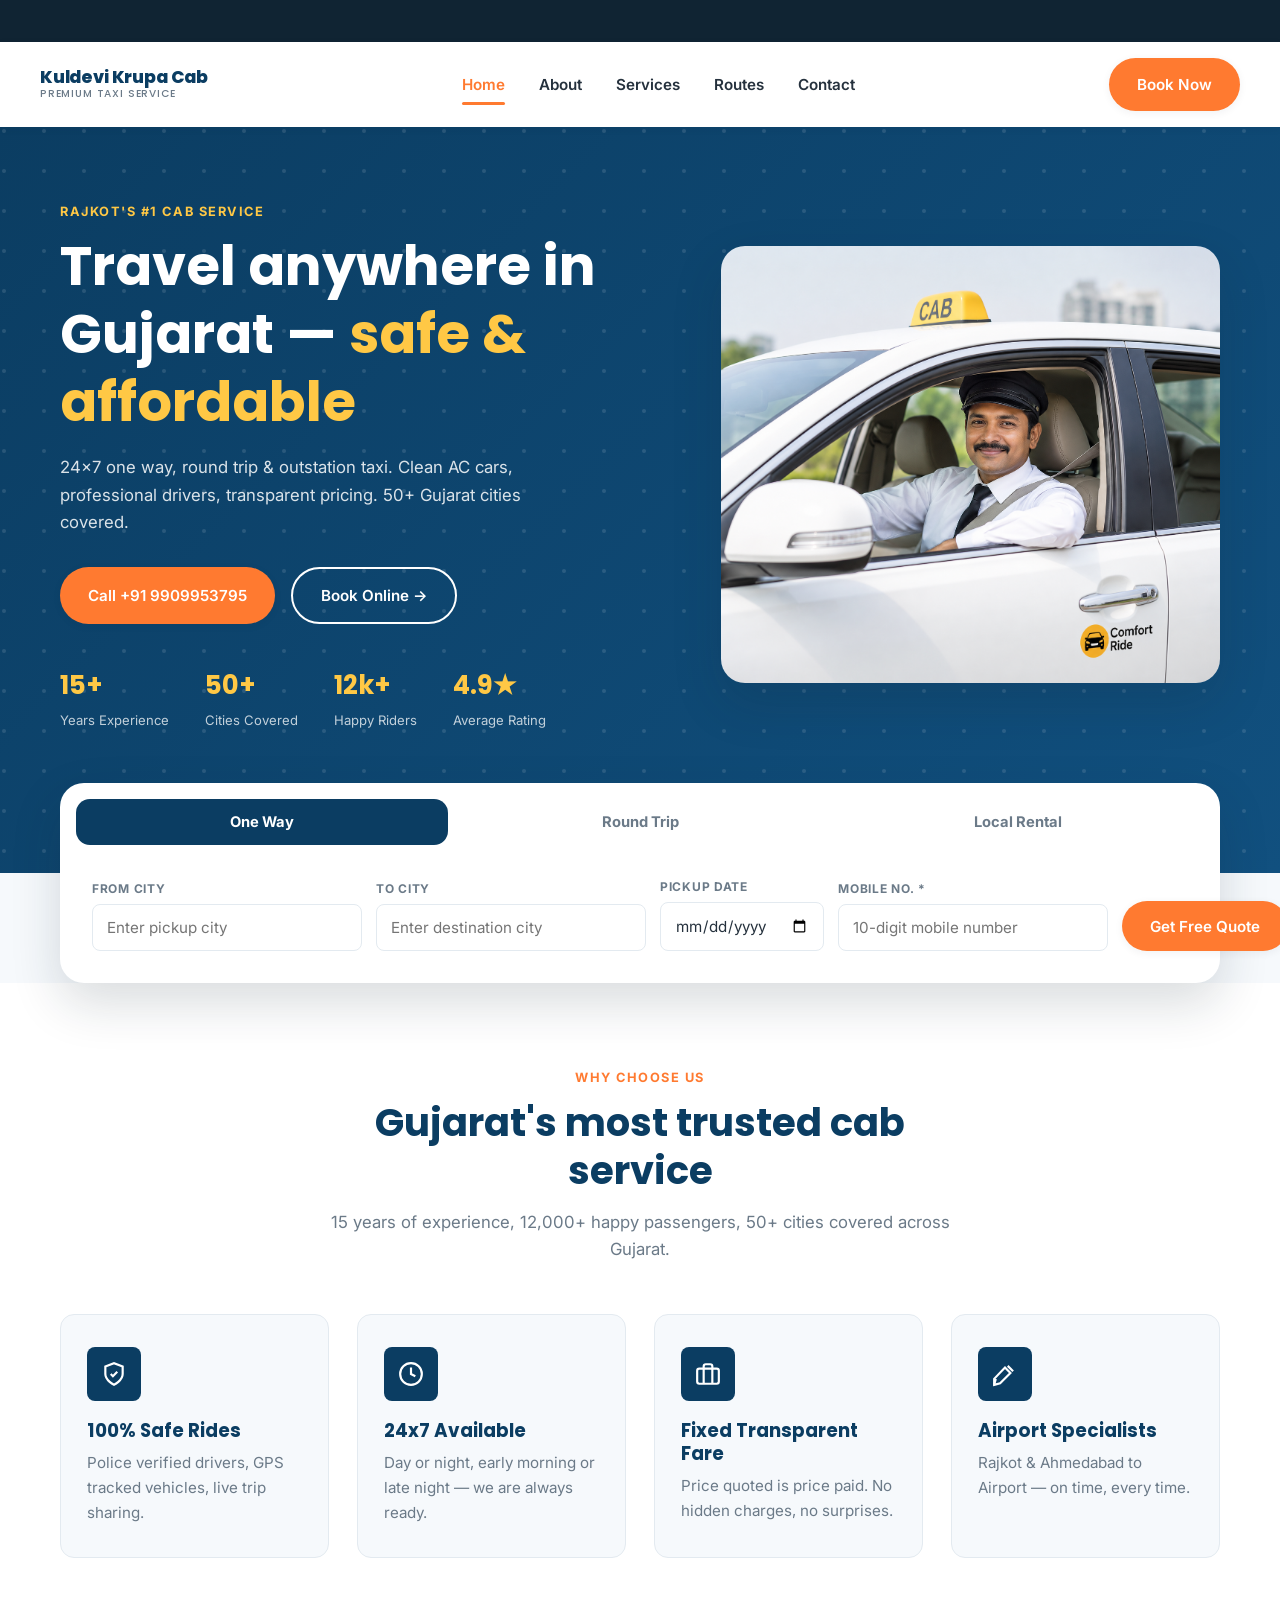
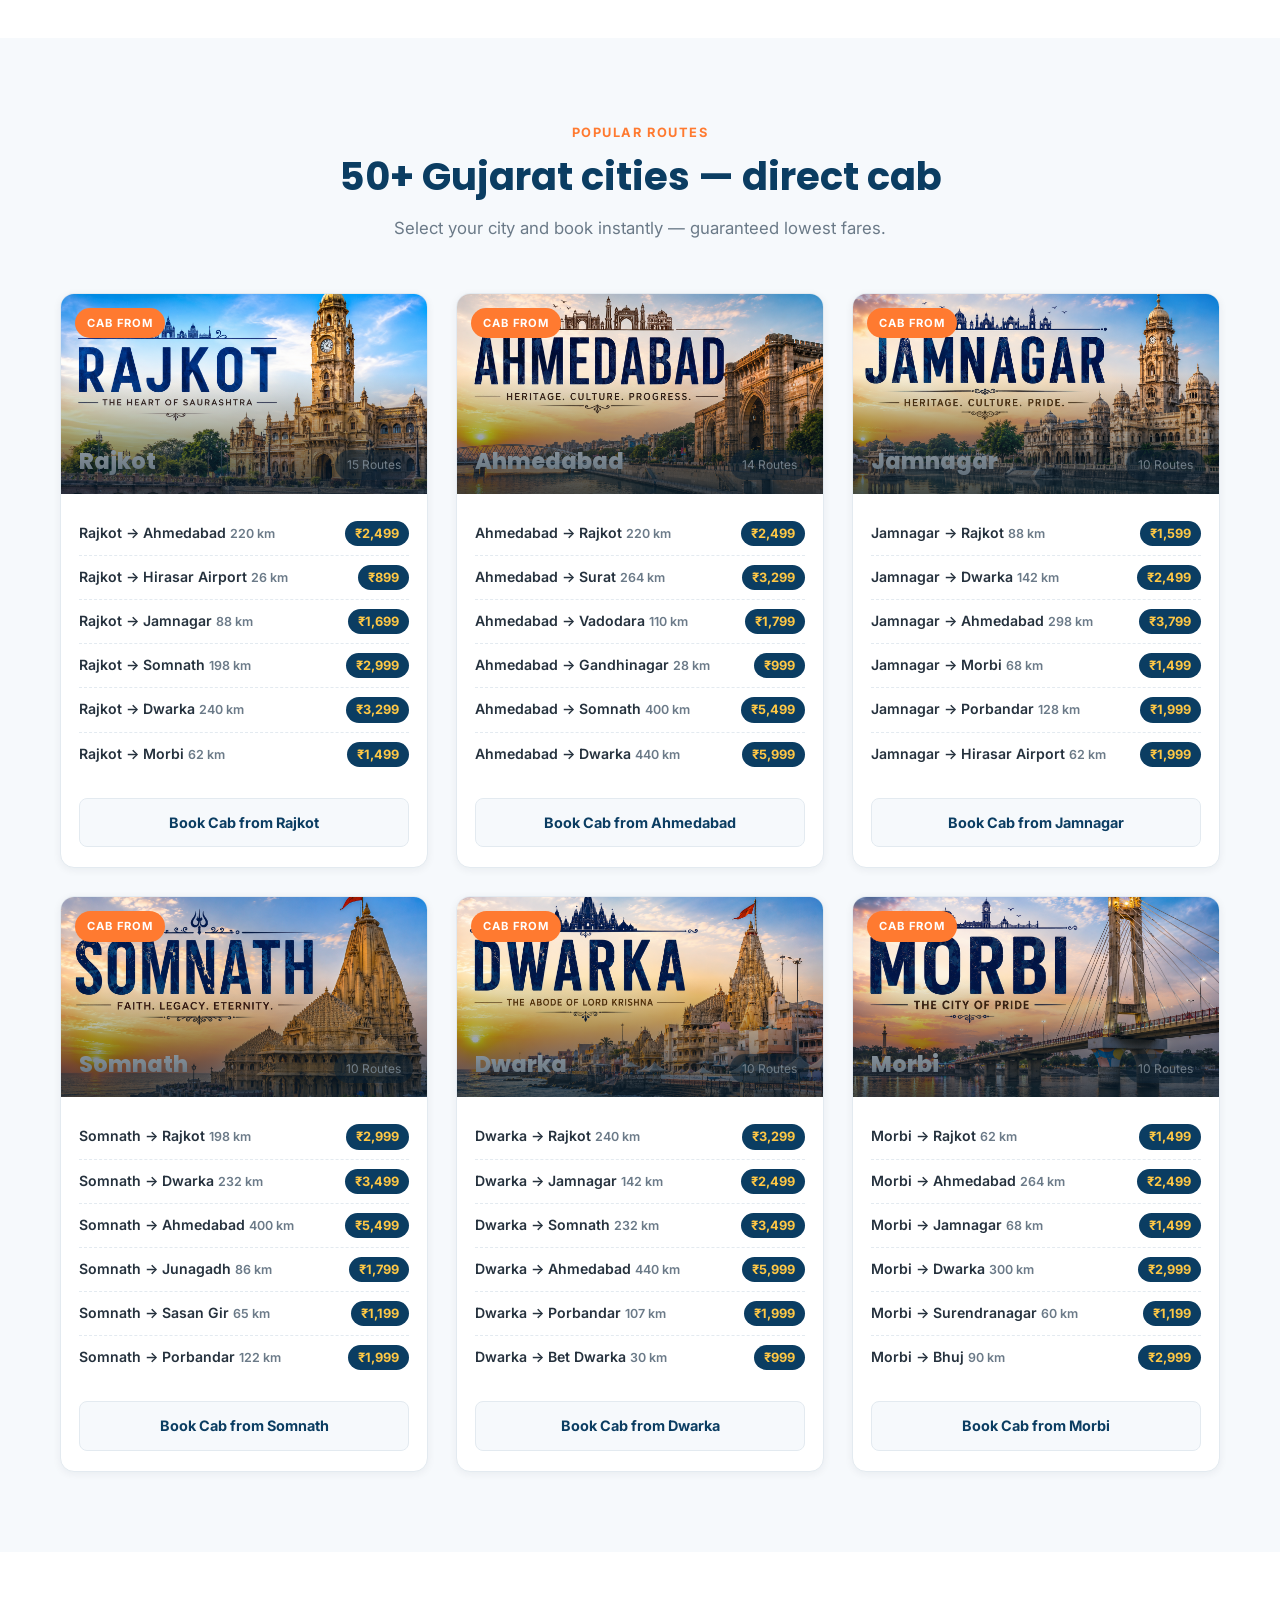
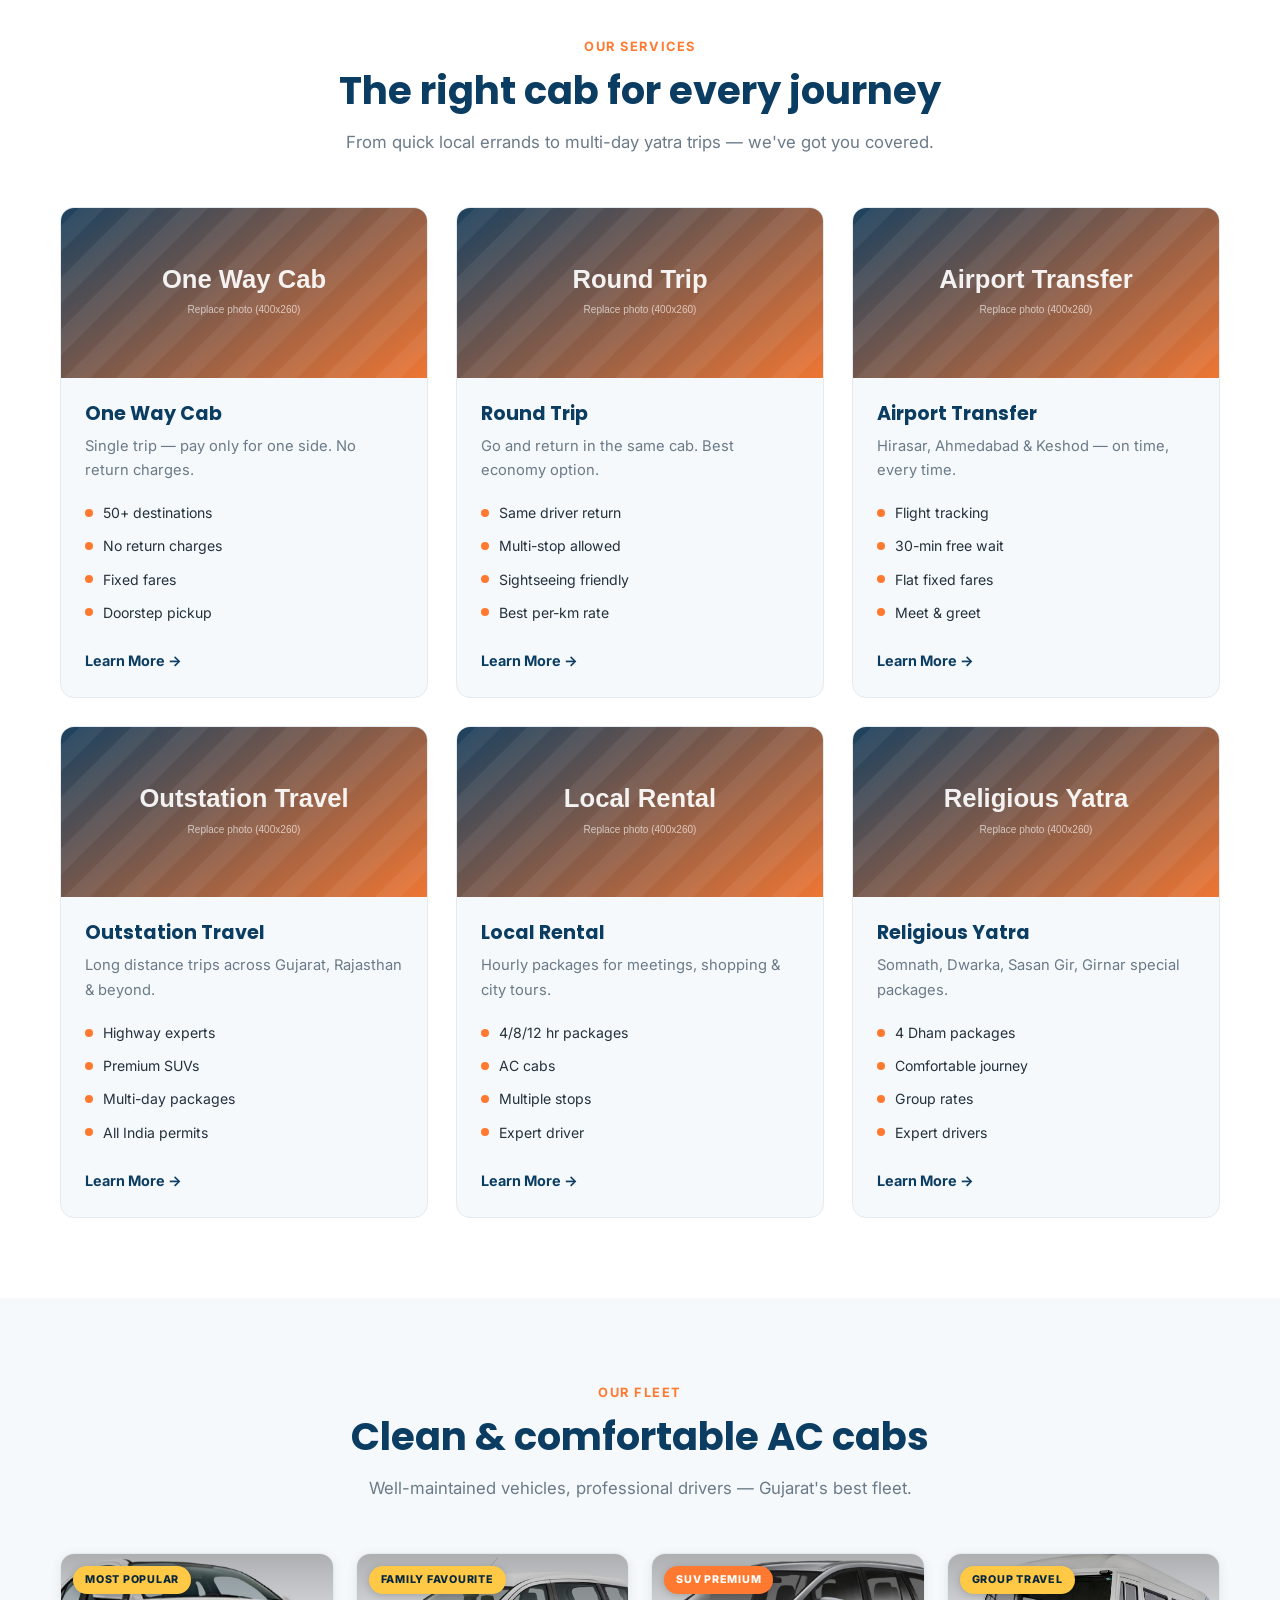
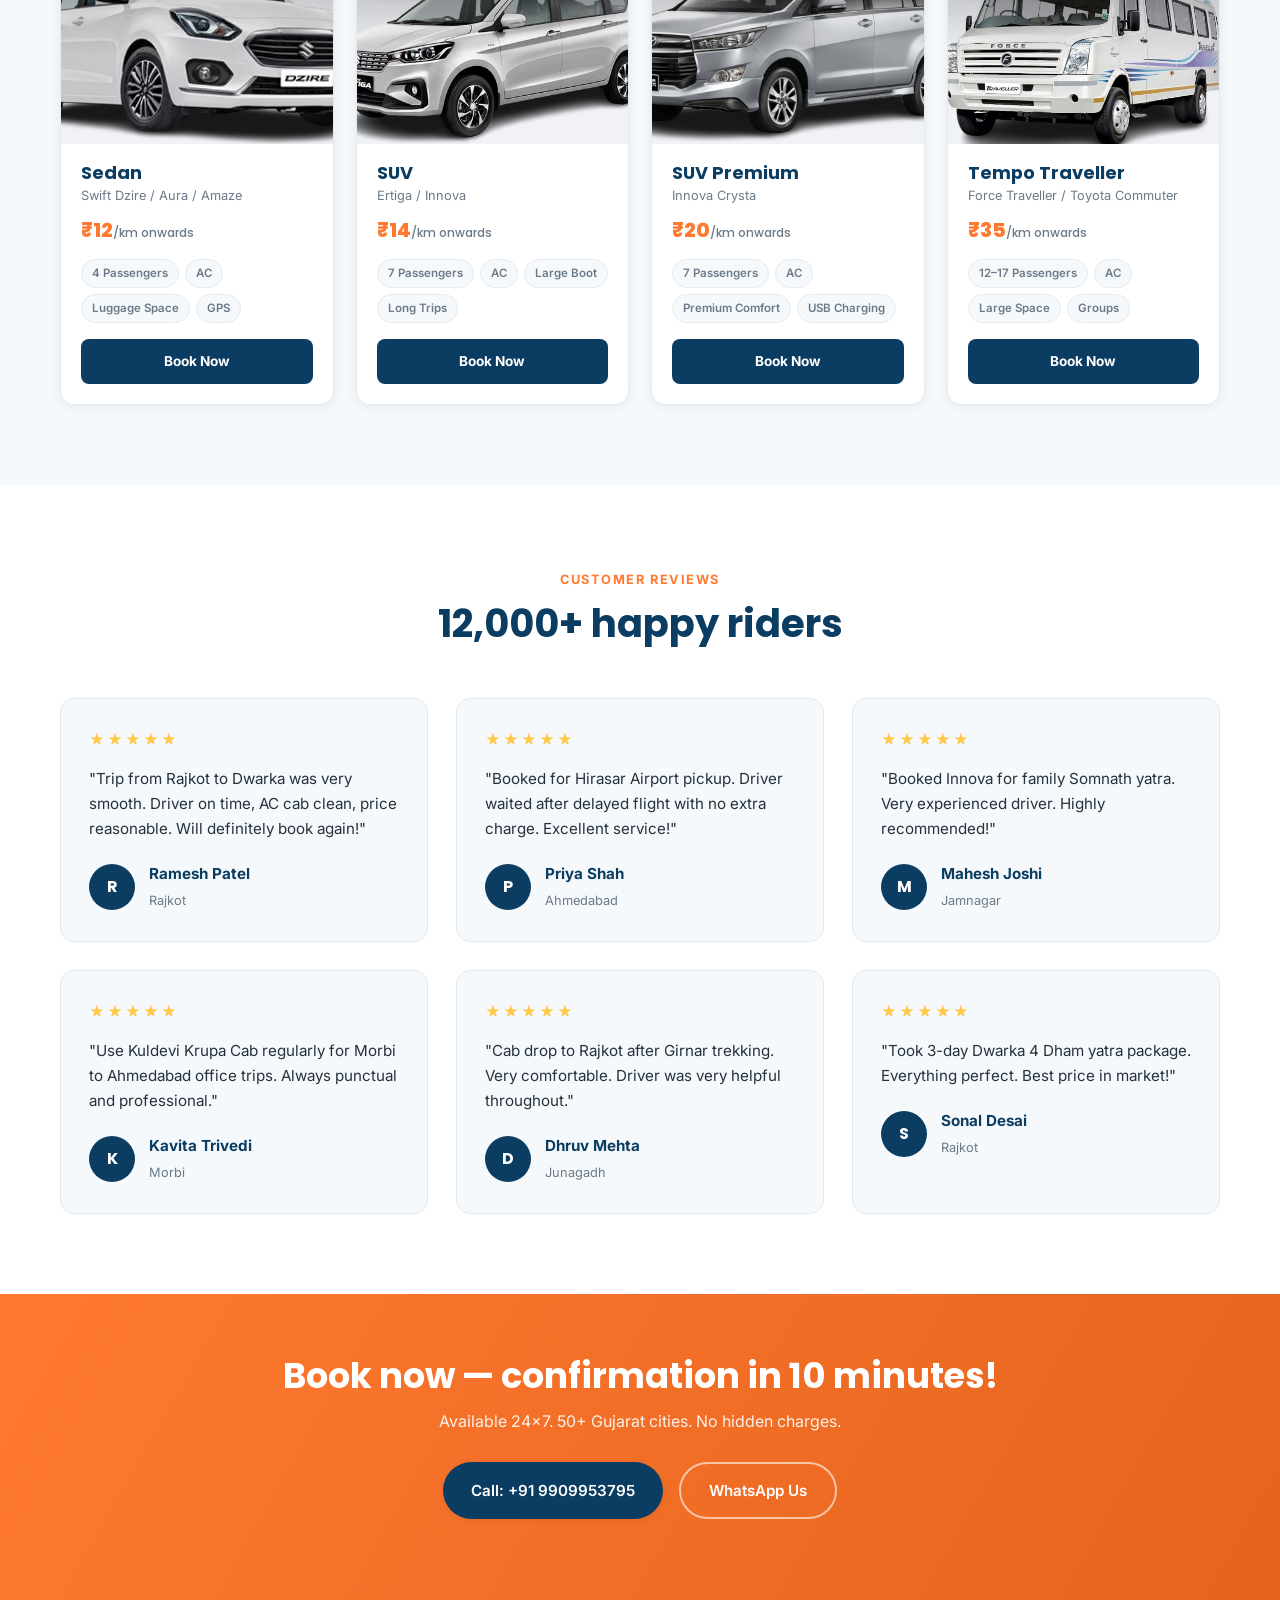
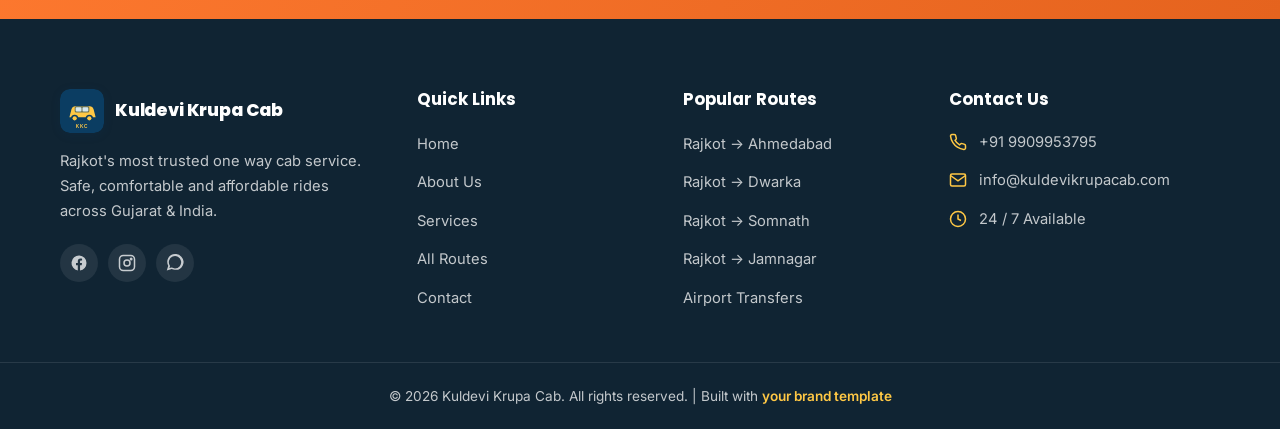
<file: index.html>
<!DOCTYPE html>
<html lang="en">
<head>
  <meta charset="UTF-8">
  <meta name="viewport" content="width=device-width, initial-scale=1.0">
  <title>Kuldevi Krupa Cab — #1 Taxi Service Rajkot | 24x7 Cab Booking Gujarat</title>
  <meta name="description" content="Book one way cab from Rajkot to Ahmedabad, Dwarka, Somnath, Jamnagar & 50+ Gujarat cities. Lowest fares, AC cabs, 24x7.">
  <link rel="icon" href="images/logo.svg" type="image/svg+xml">
  <link rel="preconnect" href="https://fonts.googleapis.com">
  <link href="https://fonts.googleapis.com/css2?family=Poppins:wght@500;600;700;800&family=Inter:wght@400;500;600;700&display=swap" rel="stylesheet">
  <link rel="stylesheet" href="css/style.css">

  <!-- Google tag (gtag.js) -->
  <script async src="https://www.googletagmanager.com/gtag/js?id=G-BWB465V8L0"></script>
  <script>
    window.dataLayer = window.dataLayer || [];
    function gtag(){dataLayer.push(arguments);}
    gtag('js', new Date());
    gtag('config', 'G-BWB465V8L0');
  </script>
</head>
<body>

  <!-- ===================== TOP STRIP ===================== -->
  <div class="top-strip">
    <div class="marquee">
      <span>24x7 Available — Call +91 9909953795</span>
      <span>Rajkot → Ahmedabad One Way @ ₹2,499/-</span>
      <span>Hirasar Airport Transfers — On Time Guarantee</span>
      <span>15+ Years Trusted Service</span>
      <span>50+ Gujarat Cities Covered</span>
      <span>No Hidden Charges — Fixed Fares</span>
      <span>AC Cabs — Sedan, SUV &amp; Tempo Traveller</span>
      <span>24x7 Available — Call +91 9909953795</span>
      <span>Rajkot → Ahmedabad One Way @ ₹2,499/-</span>
      <span>Hirasar Airport Transfers — On Time Guarantee</span>
      <span>15+ Years Trusted Service</span>
      <span>50+ Gujarat Cities Covered</span>
      <span>No Hidden Charges — Fixed Fares</span>
      <span>AC Cabs — Sedan, SUV &amp; Tempo Traveller</span>
    </div>
  </div>

  <!-- ===================== HEADER ===================== -->
  <header class="site-header">
    <div class="container nav-wrap">
      <a href="index.html" class="logo">
        <span class="logo-text">Kuldevi Krupa Cab<small>Premium Taxi Service</small></span>
      </a>

      <nav class="nav-links">
        <a href="index.html" class="active">Home</a>
        <a href="about.html">About</a>
        <a href="services.html">Services</a>
        <a href="index.html#routes">Routes</a>
        <a href="contact.html">Contact</a>
      </nav>

      <div class="nav-actions">
        <a href="contact.html" class="btn btn-primary">Book Now</a>
      </div>

      <button class="nav-toggle" aria-label="Toggle menu">
        <span></span><span></span><span></span>
      </button>
    </div>
  </header>

  <main>

  <!-- ===================== HERO ===================== -->
  <section class="hero">
    <div class="container hero-grid">
      <div class="hero-content">
        <span class="eyebrow">Rajkot's #1 Cab Service</span>
        <h1>Travel anywhere in Gujarat — <em>safe &amp; affordable</em></h1>
        <p>24x7 one way, round trip &amp; outstation taxi. Clean AC cars, professional drivers, transparent pricing. 50+ Gujarat cities covered.</p>
        <div class="hero-actions">
          <a href="tel:+919909953795" class="btn btn-primary">Call +91 9909953795</a>
          <a href="#book" class="btn btn-outline">Book Online →</a>
        </div>
        <div class="hero-stats">
          <div class="stat"><strong>15+</strong><span>Years Experience</span></div>
          <div class="stat"><strong>50+</strong><span>Cities Covered</span></div>
          <div class="stat"><strong>12k+</strong><span>Happy Riders</span></div>
          <div class="stat"><strong>4.9★</strong><span>Average Rating</span></div>
        </div>
      </div>
      <div class="hero-media">
        <img src="images/home-banner-image.png" alt="Kuldevi Krupa Cab AC taxi ready for a Gujarat trip">
      </div>
    </div>
  </section>

  <!-- ===================== BOOKING WIDGET ===================== -->
  <div class="container" id="book">
    <div class="booking-widget">
      <div class="booking-tabs">
        <button class="active" data-tab="oneway">One Way</button>
        <button data-tab="roundtrip">Round Trip</button>
        <button data-tab="local">Local Rental</button>
      </div>

      <div class="booking-panel active" data-panel="oneway">
        <form>
          <div class="field">
            <label for="ow-from">From City</label>
            <input type="text" id="ow-from" placeholder="Enter pickup city" required>
          </div>
          <div class="field">
            <label for="ow-to">To City</label>
            <input type="text" id="ow-to" placeholder="Enter destination city" required>
          </div>
          <div class="field">
            <label for="ow-date">Pickup Date</label>
            <input type="date" id="ow-date" required>
          </div>
          <div class="field">
            <label for="ow-mobile">Mobile No. *</label>
            <input type="tel" id="ow-mobile" placeholder="10-digit mobile number" pattern="[0-9]{10}" required>
          </div>
          <button type="submit" class="btn btn-primary">Get Free Quote</button>
        </form>
      </div>

      <div class="booking-panel" data-panel="roundtrip">
        <form>
          <div class="field">
            <label for="rt-from">From City</label>
            <input type="text" id="rt-from" placeholder="Enter pickup city" required>
          </div>
          <div class="field">
            <label for="rt-to">To City</label>
            <input type="text" id="rt-to" placeholder="Enter destination city" required>
          </div>
          <div class="field">
            <label for="rt-date">Departure</label>
            <input type="date" id="rt-date" required>
          </div>
          <div class="field">
            <label for="rt-mobile">Mobile No. *</label>
            <input type="tel" id="rt-mobile" placeholder="10-digit mobile number" pattern="[0-9]{10}" required>
          </div>
          <button type="submit" class="btn btn-primary">Book Round Trip</button>
        </form>
      </div>

      <div class="booking-panel" data-panel="local">
        <form>
          <div class="field">
            <label for="lo-city">City</label>
            <input type="text" id="lo-city" placeholder="Enter city" required>
          </div>
          <div class="field">
            <label for="lo-package">Package</label>
            <select id="lo-package" required>
              <option value="">Select package</option>
              <option>4 hr / 40 km</option>
              <option>8 hr / 80 km</option>
              <option>12 hr / 120 km</option>
            </select>
          </div>
          <div class="field">
            <label for="lo-date">Date</label>
            <input type="date" id="lo-date" required>
          </div>
          <div class="field">
            <label for="lo-mobile">Mobile No. *</label>
            <input type="tel" id="lo-mobile" placeholder="10-digit mobile number" pattern="[0-9]{10}" required>
          </div>
          <button type="submit" class="btn btn-primary">Book Local Cab</button>
        </form>
      </div>
    </div>
  </div>

  <!-- ===================== WHY CHOOSE US ===================== -->
  <section class="why-us">
    <div class="container">
      <div class="section-head">
        <span class="eyebrow">Why Choose Us</span>
        <h2>Gujarat's most trusted cab service</h2>
        <p>15 years of experience, 12,000+ happy passengers, 50+ cities covered across Gujarat.</p>
      </div>
      <div class="grid grid-4">
        <div class="why-card">
          <div class="why-icon">
            <svg width="26" height="26" viewBox="0 0 24 24" fill="none" stroke="currentColor" stroke-width="2"><path d="M12 22s8-4 8-10V5l-8-3-8 3v7c0 6 8 10 8 10z"/><path d="M9 12l2 2 4-4"/></svg>
          </div>
          <h3>100% Safe Rides</h3>
          <p>Police verified drivers, GPS tracked vehicles, live trip sharing.</p>
        </div>
        <div class="why-card">
          <div class="why-icon">
            <svg width="26" height="26" viewBox="0 0 24 24" fill="none" stroke="currentColor" stroke-width="2"><circle cx="12" cy="12" r="10"/><path d="M12 6v6l4 2"/></svg>
          </div>
          <h3>24x7 Available</h3>
          <p>Day or night, early morning or late night — we are always ready.</p>
        </div>
        <div class="why-card">
          <div class="why-icon">
            <svg width="26" height="26" viewBox="0 0 24 24" fill="none" stroke="currentColor" stroke-width="2"><rect x="2" y="7" width="20" height="14" rx="2"/><path d="M16 21V5a2 2 0 0 0-2-2h-4a2 2 0 0 0-2 2v16"/></svg>
          </div>
          <h3>Fixed Transparent Fare</h3>
          <p>Price quoted is price paid. No hidden charges, no surprises.</p>
        </div>
        <div class="why-card">
          <div class="why-icon">
            <svg width="26" height="26" viewBox="0 0 24 24" fill="none" stroke="currentColor" stroke-width="2"><path d="M2 22l5.5-1.5L17 11l-5-5L2 16.5z"/><path d="M14.5 4.5l5 5"/><path d="M2 22l1.5-5.5"/></svg>
          </div>
          <h3>Airport Specialists</h3>
          <p>Rajkot &amp; Ahmedabad to Airport — on time, every time.</p>
        </div>
      </div>
    </div>
  </section>

  <!-- ===================== POPULAR ROUTES ===================== -->
  <section id="routes">
    <div class="container">
      <div class="section-head">
        <span class="eyebrow">Popular Routes</span>
        <h2>50+ Gujarat cities — direct cab</h2>
        <p>Select your city and book instantly — guaranteed lowest fares.</p>
      </div>

      <div class="grid grid-3">
        <!-- Rajkot -->
        <div class="route-card">
          <div class="route-img">
            <img src="images/city-rajkot.png" alt="Rajkot cab service" loading="lazy">
            <span class="tag">Cab from</span>
            <span class="city-name">Rajkot</span>
            <span class="count">15 Routes</span>
          </div>
          <ul class="route-list">
            <li><span class="route-name">Rajkot → Ahmedabad <span class="route-km">220 km</span></span><span class="route-price">₹2,499</span></li>
            <li><span class="route-name">Rajkot → Hirasar Airport <span class="route-km">26 km</span></span><span class="route-price">₹899</span></li>
            <li><span class="route-name">Rajkot → Jamnagar <span class="route-km">88 km</span></span><span class="route-price">₹1,699</span></li>
            <li><span class="route-name">Rajkot → Somnath <span class="route-km">198 km</span></span><span class="route-price">₹2,999</span></li>
            <li><span class="route-name">Rajkot → Dwarka <span class="route-km">240 km</span></span><span class="route-price">₹3,299</span></li>
            <li><span class="route-name">Rajkot → Morbi <span class="route-km">62 km</span></span><span class="route-price">₹1,499</span></li>
          </ul>
          <a href="contact.html" class="route-cta">Book Cab from Rajkot</a>
        </div>

        <!-- Ahmedabad -->
        <div class="route-card">
          <div class="route-img">
            <img src="images/city-ahmedabad.png" alt="Ahmedabad cab service" loading="lazy">
            <span class="tag">Cab from</span>
            <span class="city-name">Ahmedabad</span>
            <span class="count">14 Routes</span>
          </div>
          <ul class="route-list">
            <li><span class="route-name">Ahmedabad → Rajkot <span class="route-km">220 km</span></span><span class="route-price">₹2,499</span></li>
            <li><span class="route-name">Ahmedabad → Surat <span class="route-km">264 km</span></span><span class="route-price">₹3,299</span></li>
            <li><span class="route-name">Ahmedabad → Vadodara <span class="route-km">110 km</span></span><span class="route-price">₹1,799</span></li>
            <li><span class="route-name">Ahmedabad → Gandhinagar <span class="route-km">28 km</span></span><span class="route-price">₹999</span></li>
            <li><span class="route-name">Ahmedabad → Somnath <span class="route-km">400 km</span></span><span class="route-price">₹5,499</span></li>
            <li><span class="route-name">Ahmedabad → Dwarka <span class="route-km">440 km</span></span><span class="route-price">₹5,999</span></li>
          </ul>
          <a href="contact.html" class="route-cta">Book Cab from Ahmedabad</a>
        </div>

        <!-- Jamnagar -->
        <div class="route-card">
          <div class="route-img">
            <img src="images/city-jamnagar.png" alt="Jamnagar cab service" loading="lazy">
            <span class="tag">Cab from</span>
            <span class="city-name">Jamnagar</span>
            <span class="count">10 Routes</span>
          </div>
          <ul class="route-list">
            <li><span class="route-name">Jamnagar → Rajkot <span class="route-km">88 km</span></span><span class="route-price">₹1,599</span></li>
            <li><span class="route-name">Jamnagar → Dwarka <span class="route-km">142 km</span></span><span class="route-price">₹2,499</span></li>
            <li><span class="route-name">Jamnagar → Ahmedabad <span class="route-km">298 km</span></span><span class="route-price">₹3,799</span></li>
            <li><span class="route-name">Jamnagar → Morbi <span class="route-km">68 km</span></span><span class="route-price">₹1,499</span></li>
            <li><span class="route-name">Jamnagar → Porbandar <span class="route-km">128 km</span></span><span class="route-price">₹1,999</span></li>
            <li><span class="route-name">Jamnagar → Hirasar Airport <span class="route-km">62 km</span></span><span class="route-price">₹1,999</span></li>
          </ul>
          <a href="contact.html" class="route-cta">Book Cab from Jamnagar</a>
        </div>

        <!-- Somnath -->
        <div class="route-card">
          <div class="route-img">
            <img src="images/city-somnath.png" alt="Somnath cab service" loading="lazy">
            <span class="tag">Cab from</span>
            <span class="city-name">Somnath</span>
            <span class="count">10 Routes</span>
          </div>
          <ul class="route-list">
            <li><span class="route-name">Somnath → Rajkot <span class="route-km">198 km</span></span><span class="route-price">₹2,999</span></li>
            <li><span class="route-name">Somnath → Dwarka <span class="route-km">232 km</span></span><span class="route-price">₹3,499</span></li>
            <li><span class="route-name">Somnath → Ahmedabad <span class="route-km">400 km</span></span><span class="route-price">₹5,499</span></li>
            <li><span class="route-name">Somnath → Junagadh <span class="route-km">86 km</span></span><span class="route-price">₹1,799</span></li>
            <li><span class="route-name">Somnath → Sasan Gir <span class="route-km">65 km</span></span><span class="route-price">₹1,199</span></li>
            <li><span class="route-name">Somnath → Porbandar <span class="route-km">122 km</span></span><span class="route-price">₹1,999</span></li>
          </ul>
          <a href="contact.html" class="route-cta">Book Cab from Somnath</a>
        </div>

        <!-- Dwarka -->
        <div class="route-card">
          <div class="route-img">
            <img src="images/city-dwarka.png" alt="Dwarka cab service" loading="lazy">
            <span class="tag">Cab from</span>
            <span class="city-name">Dwarka</span>
            <span class="count">10 Routes</span>
          </div>
          <ul class="route-list">
            <li><span class="route-name">Dwarka → Rajkot <span class="route-km">240 km</span></span><span class="route-price">₹3,299</span></li>
            <li><span class="route-name">Dwarka → Jamnagar <span class="route-km">142 km</span></span><span class="route-price">₹2,499</span></li>
            <li><span class="route-name">Dwarka → Somnath <span class="route-km">232 km</span></span><span class="route-price">₹3,499</span></li>
            <li><span class="route-name">Dwarka → Ahmedabad <span class="route-km">440 km</span></span><span class="route-price">₹5,999</span></li>
            <li><span class="route-name">Dwarka → Porbandar <span class="route-km">107 km</span></span><span class="route-price">₹1,999</span></li>
            <li><span class="route-name">Dwarka → Bet Dwarka <span class="route-km">30 km</span></span><span class="route-price">₹999</span></li>
          </ul>
          <a href="contact.html" class="route-cta">Book Cab from Dwarka</a>
        </div>

        <!-- Morbi -->
        <div class="route-card">
          <div class="route-img">
            <img src="images/city-morbi.png" alt="Morbi cab service" loading="lazy">
            <span class="tag">Cab from</span>
            <span class="city-name">Morbi</span>
            <span class="count">10 Routes</span>
          </div>
          <ul class="route-list">
            <li><span class="route-name">Morbi → Rajkot <span class="route-km">62 km</span></span><span class="route-price">₹1,499</span></li>
            <li><span class="route-name">Morbi → Ahmedabad <span class="route-km">264 km</span></span><span class="route-price">₹2,499</span></li>
            <li><span class="route-name">Morbi → Jamnagar <span class="route-km">68 km</span></span><span class="route-price">₹1,499</span></li>
            <li><span class="route-name">Morbi → Dwarka <span class="route-km">300 km</span></span><span class="route-price">₹2,999</span></li>
            <li><span class="route-name">Morbi → Surendranagar <span class="route-km">60 km</span></span><span class="route-price">₹1,199</span></li>
            <li><span class="route-name">Morbi → Bhuj <span class="route-km">90 km</span></span><span class="route-price">₹2,999</span></li>
          </ul>
          <a href="contact.html" class="route-cta">Book Cab from Morbi</a>
        </div>
      </div>


    </div>
  </section>

  <!-- ===================== SERVICES ===================== -->
  <section class="services">
    <div class="container">
      <div class="section-head">
        <span class="eyebrow">Our Services</span>
        <h2>The right cab for every journey</h2>
        <p>From quick local errands to multi-day yatra trips — we've got you covered.</p>
      </div>
      <div class="grid grid-3">
        <div class="service-card">
          <div class="service-img"><img src="images/service-oneway.svg" alt="One Way Cab"></div>
          <div class="service-body">
            <h3>One Way Cab</h3>
            <p>Single trip — pay only for one side. No return charges.</p>
            <ul>
              <li>50+ destinations</li>
              <li>No return charges</li>
              <li>Fixed fares</li>
              <li>Doorstep pickup</li>
            </ul>
            <a href="services.html" class="service-link">Learn More →</a>
          </div>
        </div>
        <div class="service-card">
          <div class="service-img"><img src="images/service-roundtrip.svg" alt="Round Trip cab"></div>
          <div class="service-body">
            <h3>Round Trip</h3>
            <p>Go and return in the same cab. Best economy option.</p>
            <ul>
              <li>Same driver return</li>
              <li>Multi-stop allowed</li>
              <li>Sightseeing friendly</li>
              <li>Best per-km rate</li>
            </ul>
            <a href="services.html" class="service-link">Learn More →</a>
          </div>
        </div>
        <div class="service-card">
          <div class="service-img"><img src="images/service-airport.svg" alt="Airport transfer cab"></div>
          <div class="service-body">
            <h3>Airport Transfer</h3>
            <p>Hirasar, Ahmedabad &amp; Keshod — on time, every time.</p>
            <ul>
              <li>Flight tracking</li>
              <li>30-min free wait</li>
              <li>Flat fixed fares</li>
              <li>Meet &amp; greet</li>
            </ul>
            <a href="services.html" class="service-link">Learn More →</a>
          </div>
        </div>
        <div class="service-card">
          <div class="service-img"><img src="images/service-outstation.svg" alt="Outstation travel cab"></div>
          <div class="service-body">
            <h3>Outstation Travel</h3>
            <p>Long distance trips across Gujarat, Rajasthan &amp; beyond.</p>
            <ul>
              <li>Highway experts</li>
              <li>Premium SUVs</li>
              <li>Multi-day packages</li>
              <li>All India permits</li>
            </ul>
            <a href="services.html" class="service-link">Learn More →</a>
          </div>
        </div>
        <div class="service-card">
          <div class="service-img"><img src="images/service-local.svg" alt="Local rental cab"></div>
          <div class="service-body">
            <h3>Local Rental</h3>
            <p>Hourly packages for meetings, shopping &amp; city tours.</p>
            <ul>
              <li>4/8/12 hr packages</li>
              <li>AC cabs</li>
              <li>Multiple stops</li>
              <li>Expert driver</li>
            </ul>
            <a href="services.html" class="service-link">Learn More →</a>
          </div>
        </div>
        <div class="service-card">
          <div class="service-img"><img src="images/service-yatra.svg" alt="Religious yatra cab"></div>
          <div class="service-body">
            <h3>Religious Yatra</h3>
            <p>Somnath, Dwarka, Sasan Gir, Girnar special packages.</p>
            <ul>
              <li>4 Dham packages</li>
              <li>Comfortable journey</li>
              <li>Group rates</li>
              <li>Expert drivers</li>
            </ul>
            <a href="services.html" class="service-link">Learn More →</a>
          </div>
        </div>
      </div>
    </div>
  </section>

  <!-- ===================== FLEET ===================== -->
  <section class="fleet">
    <div class="container">
      <div class="section-head">
        <span class="eyebrow">Our Fleet</span>
        <h2>Clean &amp; comfortable AC cabs</h2>
        <p>Well-maintained vehicles, professional drivers — Gujarat's best fleet.</p>
      </div>
      <div class="fleet-grid">
        <!-- Sedan -->
        <div class="fleet-card">
          <div class="fleet-img">
            <img src="images/sedan-dezier.png" alt="Sedan Swift Dzire cab">
            <span class="fleet-tag">Most Popular</span>
          </div>
          <div class="fleet-body">
            <h3>Sedan</h3>
            <div class="fleet-model">Swift Dzire / Aura / Amaze</div>
            <div class="fleet-price">₹12<span>/km onwards</span></div>
            <div class="fleet-specs">
              <span>4 Passengers</span><span>AC</span><span>Luggage Space</span><span>GPS</span>
            </div>
            <a href="contact.html" class="fleet-btn">Book Now</a>
          </div>
        </div>
        <!-- SUV -->
        <div class="fleet-card">
          <div class="fleet-img">
            <img src="images/SUV-Ertiga.png" alt="SUV Ertiga Innova cab">
            <span class="fleet-tag">Family Favourite</span>
          </div>
          <div class="fleet-body">
            <h3>SUV</h3>
            <div class="fleet-model">Ertiga / Innova</div>
            <div class="fleet-price">₹14<span>/km onwards</span></div>
            <div class="fleet-specs">
              <span>7 Passengers</span><span>AC</span><span>Large Boot</span><span>Long Trips</span>
            </div>
            <a href="contact.html" class="fleet-btn">Book Now</a>
          </div>
        </div>
        <!-- SUV Premium -->
        <div class="fleet-card">
          <div class="fleet-img">
            <img src="images/SUV-premium-innova-crysta.png" alt="SUV Premium Innova Crysta cab">
            <span class="fleet-tag fleet-tag--premium">SUV Premium</span>
          </div>
          <div class="fleet-body">
            <h3>SUV Premium</h3>
            <div class="fleet-model">Innova Crysta</div>
            <div class="fleet-price">₹20<span>/km onwards</span></div>
            <div class="fleet-specs">
              <span>7 Passengers</span><span>AC</span><span>Premium Comfort</span><span>USB Charging</span>
            </div>
            <a href="contact.html" class="fleet-btn">Book Now</a>
          </div>
        </div>
        <!-- Tempo Traveller -->
        <div class="fleet-card">
          <div class="fleet-img">
            <img src="images/tempo-traveller-force-tempo-traveller.png" alt="Tempo Traveller Force cab">
            <span class="fleet-tag">Group Travel</span>
          </div>
          <div class="fleet-body">
            <h3>Tempo Traveller</h3>
            <div class="fleet-model">Force Traveller / Toyota Commuter</div>
            <div class="fleet-price">₹35<span>/km onwards</span></div>
            <div class="fleet-specs">
              <span>12–17 Passengers</span><span>AC</span><span>Large Space</span><span>Groups</span>
            </div>
            <a href="contact.html" class="fleet-btn">Book Now</a>
          </div>
        </div>
      </div>
    </div>
  </section>

  <!-- ===================== TESTIMONIALS ===================== -->
  <section class="testimonials">
    <div class="container">
      <div class="section-head">
        <span class="eyebrow">Customer Reviews</span>
        <h2>12,000+ happy riders</h2>
      </div>
      <div class="grid grid-3">
        <div class="testimonial-card">
          <div class="stars">★★★★★</div>
          <p>"Trip from Rajkot to Dwarka was very smooth. Driver on time, AC cab clean, price reasonable. Will definitely book again!"</p>
          <div class="testimonial-author">
            <div class="avatar">R</div>
            <div><strong>Ramesh Patel</strong><span>Rajkot</span></div>
          </div>
        </div>
        <div class="testimonial-card">
          <div class="stars">★★★★★</div>
          <p>"Booked for Hirasar Airport pickup. Driver waited after delayed flight with no extra charge. Excellent service!"</p>
          <div class="testimonial-author">
            <div class="avatar">P</div>
            <div><strong>Priya Shah</strong><span>Ahmedabad</span></div>
          </div>
        </div>
        <div class="testimonial-card">
          <div class="stars">★★★★★</div>
          <p>"Booked Innova for family Somnath yatra. Very experienced driver. Highly recommended!"</p>
          <div class="testimonial-author">
            <div class="avatar">M</div>
            <div><strong>Mahesh Joshi</strong><span>Jamnagar</span></div>
          </div>
        </div>
        <div class="testimonial-card">
          <div class="stars">★★★★★</div>
          <p>"Use Kuldevi Krupa Cab regularly for Morbi to Ahmedabad office trips. Always punctual and professional."</p>
          <div class="testimonial-author">
            <div class="avatar">K</div>
            <div><strong>Kavita Trivedi</strong><span>Morbi</span></div>
          </div>
        </div>
        <div class="testimonial-card">
          <div class="stars">★★★★★</div>
          <p>"Cab drop to Rajkot after Girnar trekking. Very comfortable. Driver was very helpful throughout."</p>
          <div class="testimonial-author">
            <div class="avatar">D</div>
            <div><strong>Dhruv Mehta</strong><span>Junagadh</span></div>
          </div>
        </div>
        <div class="testimonial-card">
          <div class="stars">★★★★★</div>
          <p>"Took 3-day Dwarka 4 Dham yatra package. Everything perfect. Best price in market!"</p>
          <div class="testimonial-author">
            <div class="avatar">S</div>
            <div><strong>Sonal Desai</strong><span>Rajkot</span></div>
          </div>
        </div>
      </div>
    </div>
  </section>

  <!-- ===================== CTA BAND ===================== -->
  <section class="cta-band">
    <div class="container">
      <h2>Book now — confirmation in 10 minutes!</h2>
      <p>Available 24x7. 50+ Gujarat cities. No hidden charges.</p>
      <div class="hero-actions">
        <a href="tel:+919909953795" class="btn btn-primary" style="background:var(--color-primary);">Call: +91 9909953795</a>
        <a href="https://wa.me/919909953795?text=Hello%20Kuldevi%20Krupa%20Cab!%20%F0%9F%91%8B%0AI%20want%20to%20book%20a%20cab.%20Please%20share%20availability%20and%20fare.%0AThank%20you!" class="btn btn-outline">WhatsApp Us</a>
      </div>
    </div>
  </section>

  </main>

  <!-- ===================== FOOTER ===================== -->
  <footer class="site-footer">
    <div class="footer-top">
      <div class="container footer-grid">
        <div class="footer-about">
          <a href="index.html" class="logo">
            <img src="images/logo.svg" alt="Kuldevi Krupa Cab logo">
            <span class="logo-text">Kuldevi Krupa Cab</span>
          </a>
          <p>Rajkot's most trusted one way cab service. Safe, comfortable and affordable rides across Gujarat &amp; India.</p>
          <div class="social-links">
            <a href="#" aria-label="Facebook"><svg width="18" height="18" viewBox="0 0 24 24" fill="currentColor"><path d="M22 12a10 10 0 1 0-11.6 9.9v-7H8v-2.9h2.4V9.8c0-2.4 1.4-3.7 3.6-3.7 1 0 2.1.2 2.1.2v2.5h-1.2c-1.2 0-1.5.7-1.5 1.5v1.7h2.6L15.6 15h-2.2v7A10 10 0 0 0 22 12z"/></svg></a>
            <a href="#" aria-label="Instagram"><svg width="18" height="18" viewBox="0 0 24 24" fill="none" stroke="currentColor" stroke-width="2"><rect x="2" y="2" width="20" height="20" rx="5"/><circle cx="12" cy="12" r="4"/><circle cx="17.5" cy="6.5" r="1"/></svg></a>
            <a href="https://wa.me/919909953795?text=Hello%20Kuldevi%20Krupa%20Cab!%20%F0%9F%91%8B%0AI%20want%20to%20book%20a%20cab.%20Please%20share%20availability%20and%20fare.%0AThank%20you!" aria-label="WhatsApp"><svg width="18" height="18" viewBox="0 0 24 24" fill="currentColor"><path d="M20.5 3.5A10.4 10.4 0 0 0 12 0a10.4 10.4 0 0 0-9 15.6L1 22l6.6-1.9A10.4 10.4 0 0 0 12 21a10.4 10.4 0 0 0 8.5-17.5zM12 19.2a8.2 8.2 0 0 1-4.2-1.1l-.3-.2-3 .9.9-2.9-.2-.3A8.2 8.2 0 1 1 12 19.2z"/></svg></a>
          </div>
        </div>

        <div class="footer-col">
          <h3>Quick Links</h3>
          <ul>
            <li><a href="index.html">Home</a></li>
            <li><a href="about.html">About Us</a></li>
            <li><a href="services.html">Services</a></li>
            <li><a href="index.html#routes">All Routes</a></li>
            <li><a href="contact.html">Contact</a></li>
          </ul>
        </div>

        <div class="footer-col">
          <h3>Popular Routes</h3>
          <ul>
            <li><a href="contact.html">Rajkot → Ahmedabad</a></li>
            <li><a href="contact.html">Rajkot → Dwarka</a></li>
            <li><a href="contact.html">Rajkot → Somnath</a></li>
            <li><a href="contact.html">Rajkot → Jamnagar</a></li>
            <li><a href="contact.html">Airport Transfers</a></li>
          </ul>
        </div>

        <div class="footer-col">
          <h3>Contact Us</h3>
          <div class="contact-item">
            <svg width="18" height="18" viewBox="0 0 24 24" fill="none" stroke="currentColor" stroke-width="2"><path d="M22 16.92v3a2 2 0 0 1-2.18 2 19.79 19.79 0 0 1-8.63-3.07 19.5 19.5 0 0 1-6-6A19.79 19.79 0 0 1 2.06 4.18 2 2 0 0 1 4 2h3a2 2 0 0 1 2 1.72c.13.96.36 1.9.68 2.81a2 2 0 0 1-.45 2.11L8.09 9.91a16 16 0 0 0 6 6l1.27-1.27a2 2 0 0 1 2.11-.45c.91.32 1.85.55 2.81.68A2 2 0 0 1 22 16.92z"/></svg>
            <a href="tel:+919909953795">+91 9909953795</a>
          </div>
          <div class="contact-item">
            <svg width="18" height="18" viewBox="0 0 24 24" fill="none" stroke="currentColor" stroke-width="2"><path d="M4 4h16v16H4z" opacity="0"/><path d="M22 6l-10 7L2 6"/><rect x="2" y="4" width="20" height="16" rx="2"/></svg>
            <a href="mailto:info@kuldevikrupacab.com">info@kuldevikrupacab.com</a>
          </div>
          <div class="contact-item">
            <svg width="18" height="18" viewBox="0 0 24 24" fill="none" stroke="currentColor" stroke-width="2"><circle cx="12" cy="12" r="10"/><path d="M12 6v6l4 2"/></svg>
            <span>24 / 7 Available</span>
          </div>
        </div>
      </div>
    </div>
    <div class="footer-bottom">
      <div class="container">
        © 2026 Kuldevi Krupa Cab. All rights reserved. | Built with <a href="#">your brand template</a>
      </div>
    </div>
  </footer>

  <!-- ===================== MOBILE BOTTOM BAR ===================== -->
  <div class="mobile-bar">
    <div class="container">
      <a href="tel:+919909953795" class="call">Call</a>
      <a href="contact.html" class="book">Book Now</a>
      <a href="https://wa.me/919909953795?text=Hello%20Kuldevi%20Krupa%20Cab!%20%F0%9F%91%8B%0AI%20want%20to%20book%20a%20cab.%20Please%20share%20availability%20and%20fare.%0AThank%20you!" class="whatsapp">WhatsApp</a>
    </div>
  </div>

  <script src="js/script.js"></script>
</body>
</html>
</file>
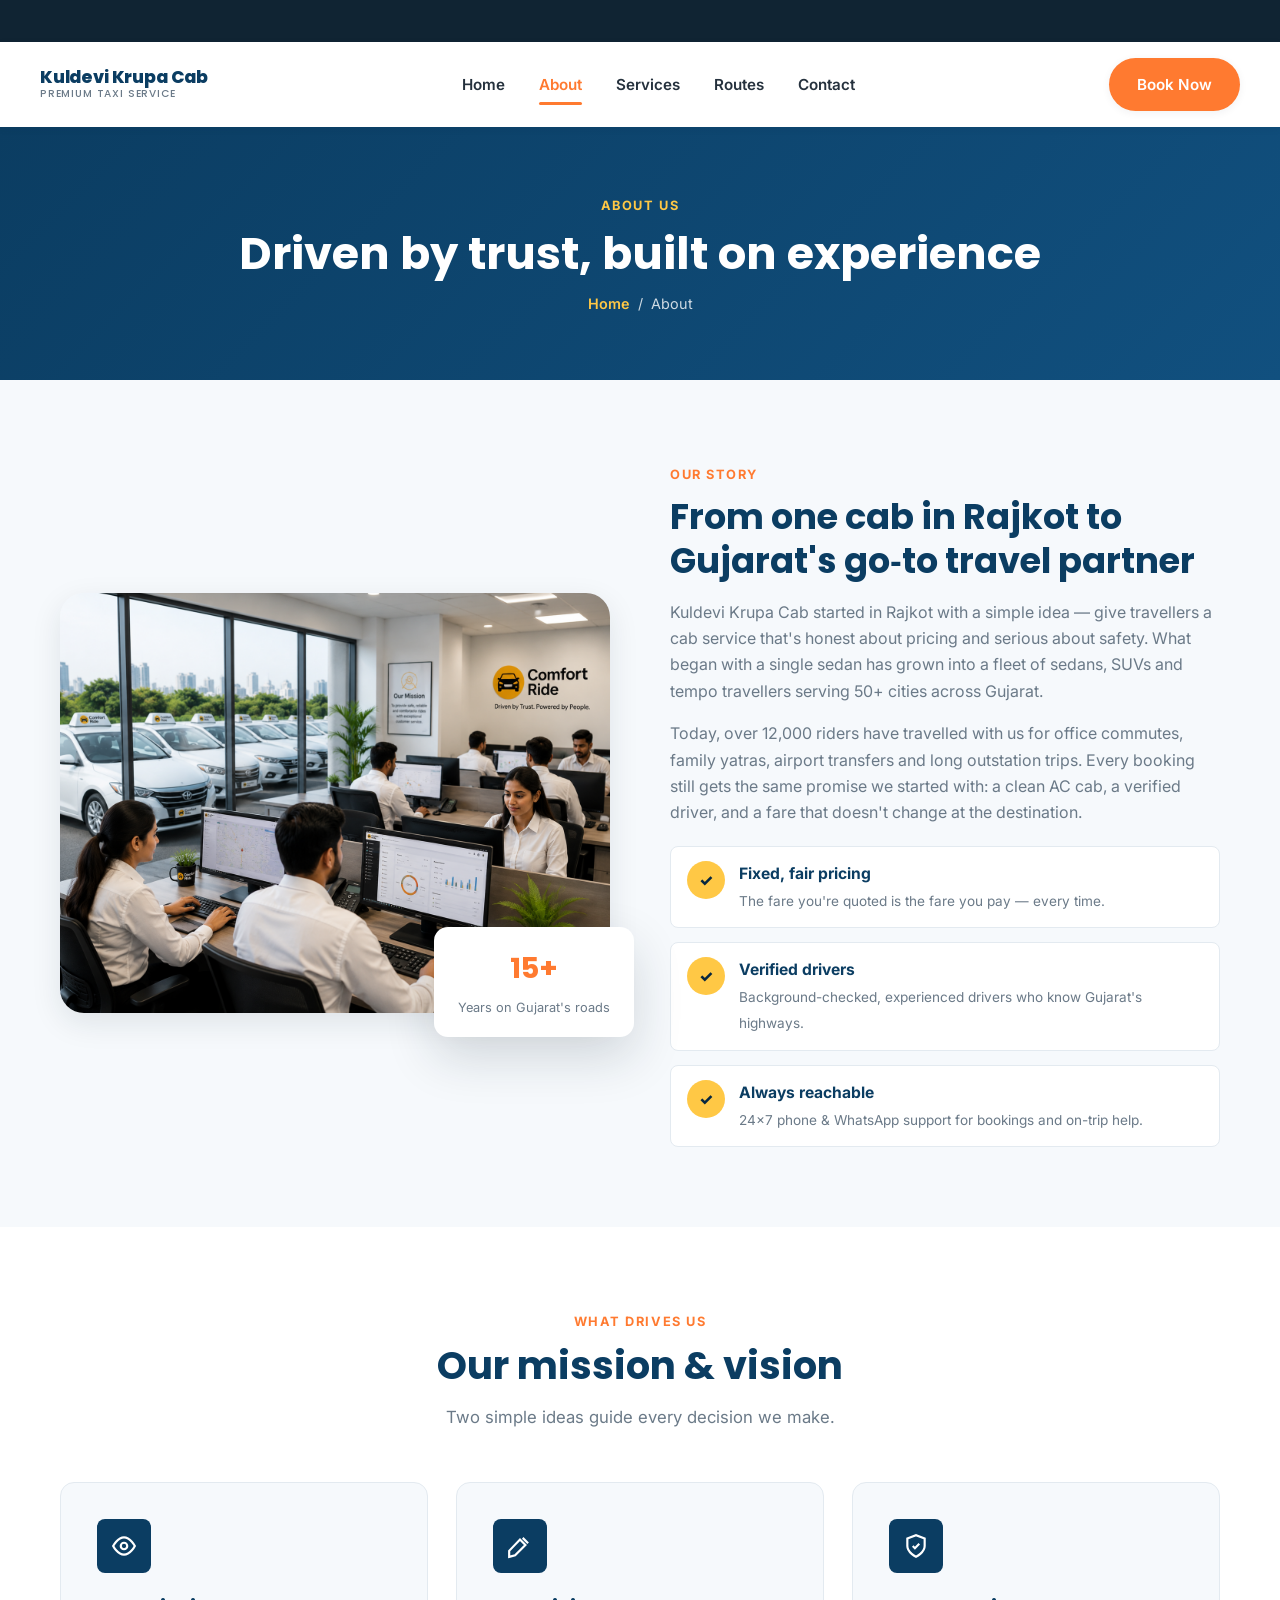
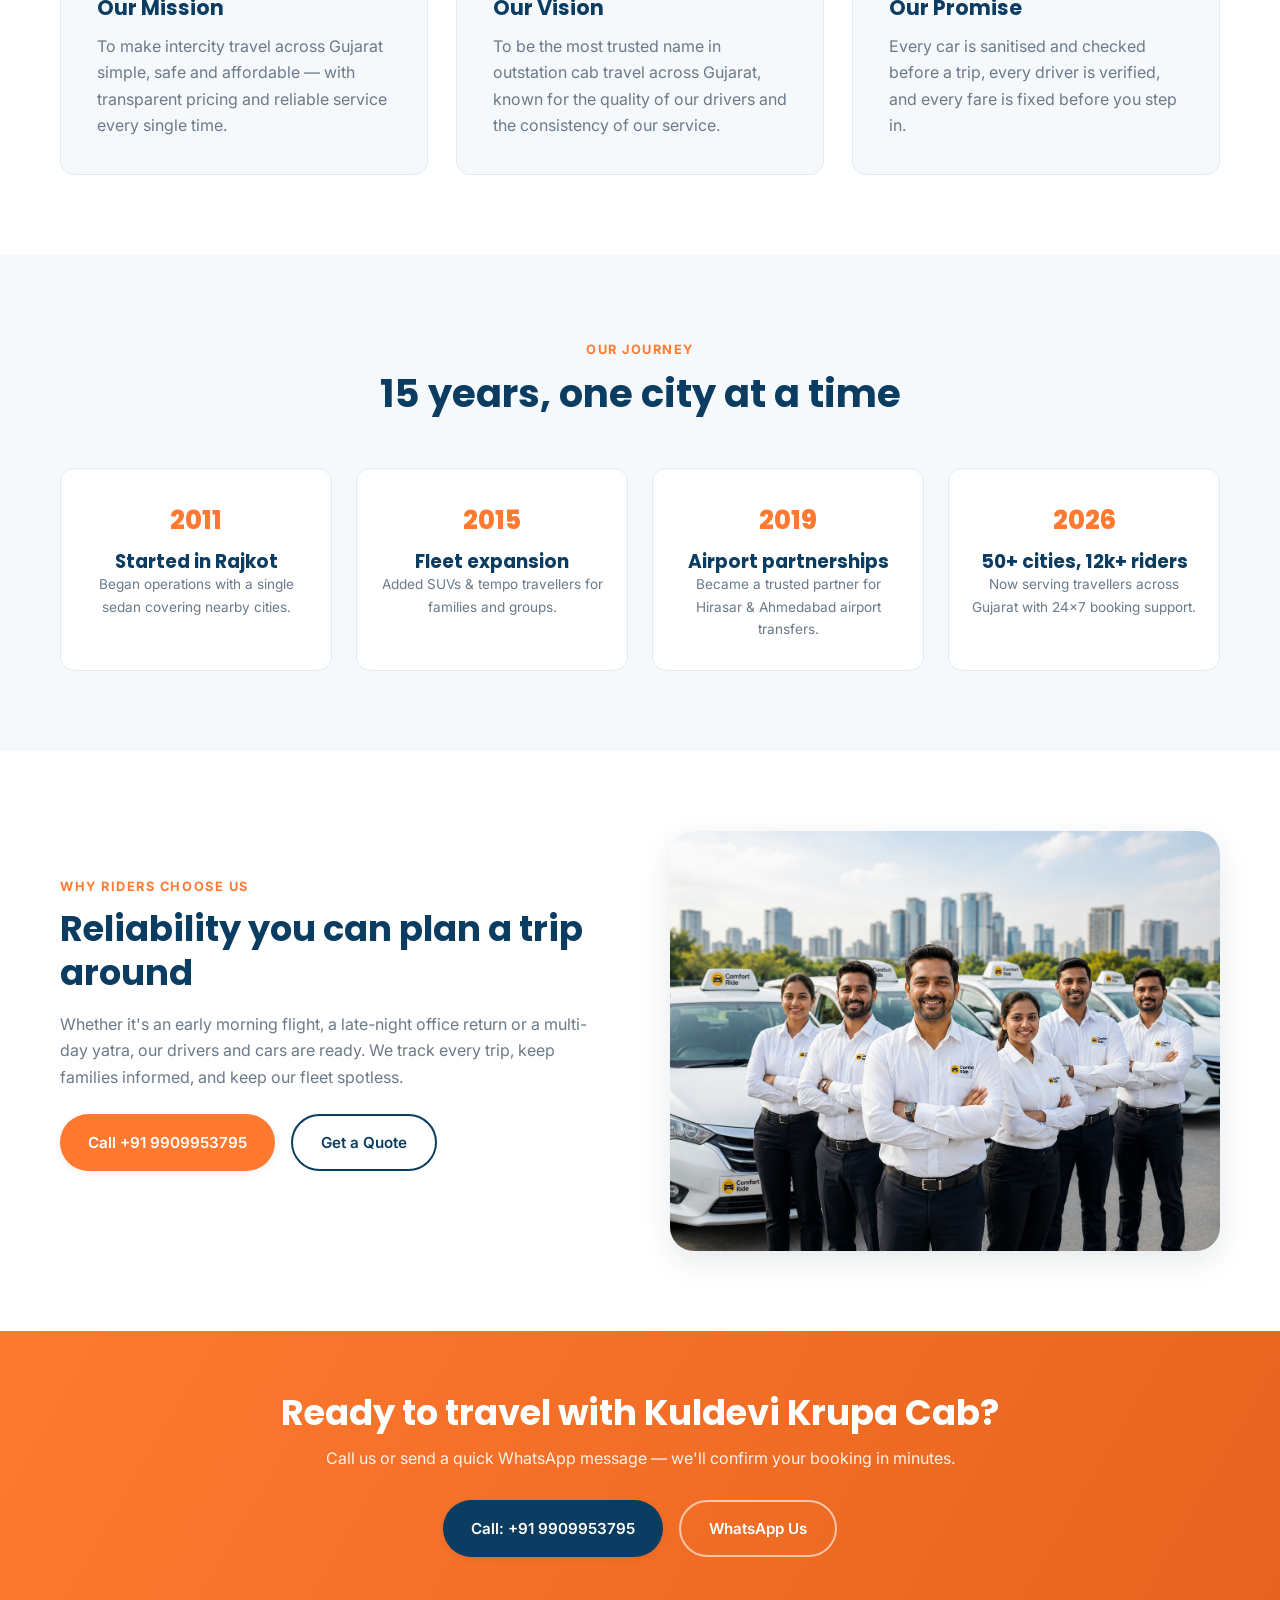
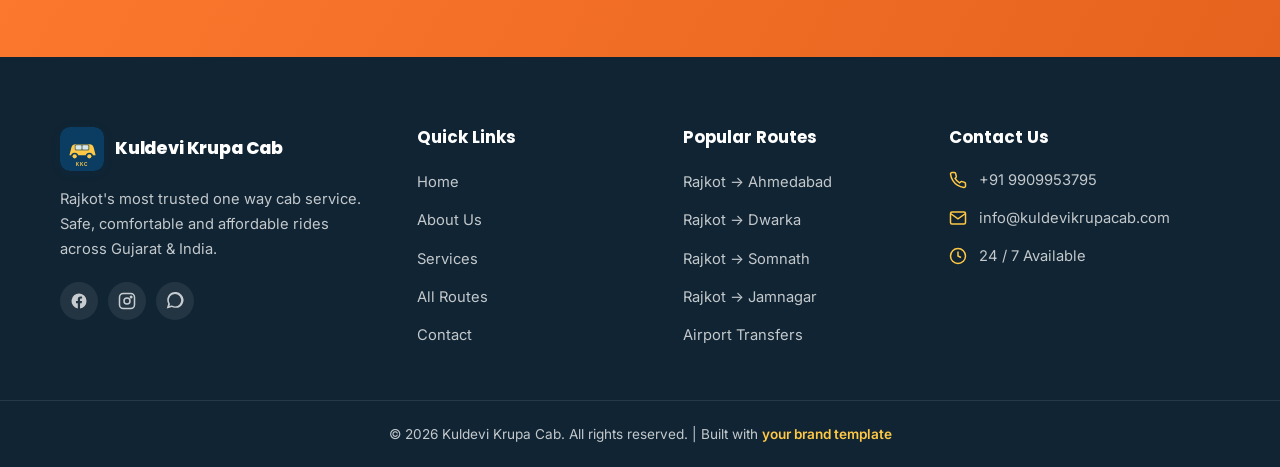
<file: about.html>
<!DOCTYPE html>
<html lang="en">
<head>
  <meta charset="UTF-8">
  <meta name="viewport" content="width=device-width, initial-scale=1.0">
  <title>About Us — Kuldevi Krupa Cab | Rajkot's Trusted Taxi Service</title>
  <meta name="description" content="15+ years serving Gujarat with safe, affordable one way, round trip and outstation cabs. Learn about Kuldevi Krupa Cab's story, mission and values.">
  <link rel="icon" href="images/logo.svg" type="image/svg+xml">
  <link rel="preconnect" href="https://fonts.googleapis.com">
  <link href="https://fonts.googleapis.com/css2?family=Poppins:wght@500;600;700;800&family=Inter:wght@400;500;600;700&display=swap" rel="stylesheet">
  <link rel="stylesheet" href="css/style.css">

  <!-- Google tag (gtag.js) -->
  <script async src="https://www.googletagmanager.com/gtag/js?id=G-BWB465V8L0"></script>
  <script>
    window.dataLayer = window.dataLayer || [];
    function gtag(){dataLayer.push(arguments);}
    gtag('js', new Date());
    gtag('config', 'G-BWB465V8L0');
  </script>
</head>
<body>

  <!-- ===================== TOP STRIP ===================== -->
  <div class="top-strip">
    <div class="marquee">
      <span>24x7 Available — Call +91 9909953795</span>
      <span>Rajkot → Ahmedabad One Way @ ₹2,499/-</span>
      <span>Hirasar Airport Transfers — On Time Guarantee</span>
      <span>15+ Years Trusted Service</span>
      <span>50+ Gujarat Cities Covered</span>
      <span>No Hidden Charges — Fixed Fares</span>
      <span>AC Cabs — Sedan, SUV &amp; Tempo Traveller</span>
      <span>24x7 Available — Call +91 9909953795</span>
      <span>Rajkot → Ahmedabad One Way @ ₹2,499/-</span>
      <span>Hirasar Airport Transfers — On Time Guarantee</span>
      <span>15+ Years Trusted Service</span>
      <span>50+ Gujarat Cities Covered</span>
      <span>No Hidden Charges — Fixed Fares</span>
      <span>AC Cabs — Sedan, SUV &amp; Tempo Traveller</span>
    </div>
  </div>

  <!-- ===================== HEADER ===================== -->
  <header class="site-header">
    <div class="container nav-wrap">
      <a href="index.html" class="logo">
        <span class="logo-text">Kuldevi Krupa Cab<small>Premium Taxi Service</small></span>
      </a>

      <nav class="nav-links">
        <a href="index.html">Home</a>
        <a href="about.html" class="active">About</a>
        <a href="services.html">Services</a>
        <a href="index.html#routes">Routes</a>
        <a href="contact.html">Contact</a>
      </nav>

      <div class="nav-actions">
        <a href="contact.html" class="btn btn-primary">Book Now</a>
      </div>

      <button class="nav-toggle" aria-label="Toggle menu">
        <span></span><span></span><span></span>
      </button>
    </div>
  </header>

  <main>

  <!-- ===================== PAGE HERO ===================== -->
  <section class="page-hero">
    <div class="container">
      <span class="eyebrow">About Us</span>
      <h1>Driven by trust, built on experience</h1>
      <div class="breadcrumbs">
        <a href="index.html">Home</a> / <span>About</span>
      </div>
    </div>
  </section>

  <!-- ===================== OUR STORY ===================== -->
  <section>
    <div class="container about-grid">
      <div class="about-media">
        <img src="images/our-story-about-us.png" alt="Kuldevi Krupa Cab our story">
        <div class="badge-float">
          <strong>15+</strong>
          <span>Years on Gujarat's roads</span>
        </div>
      </div>
      <div class="about-content">
        <span class="eyebrow">Our Story</span>
        <h2>From one cab in Rajkot to Gujarat's go‑to travel partner</h2>
        <p>Kuldevi Krupa Cab started in Rajkot with a simple idea — give travellers a cab service that's honest about pricing and serious about safety. What began with a single sedan has grown into a fleet of sedans, SUVs and tempo travellers serving 50+ cities across Gujarat.</p>
        <p>Today, over 12,000 riders have travelled with us for office commutes, family yatras, airport transfers and long outstation trips. Every booking still gets the same promise we started with: a clean AC cab, a verified driver, and a fare that doesn't change at the destination.</p>
        <ul class="value-list">
          <li>
            <div class="v-icon">✓</div>
            <div><strong>Fixed, fair pricing</strong><span>The fare you're quoted is the fare you pay — every time.</span></div>
          </li>
          <li>
            <div class="v-icon">✓</div>
            <div><strong>Verified drivers</strong><span>Background-checked, experienced drivers who know Gujarat's highways.</span></div>
          </li>
          <li>
            <div class="v-icon">✓</div>
            <div><strong>Always reachable</strong><span>24x7 phone &amp; WhatsApp support for bookings and on-trip help.</span></div>
          </li>
        </ul>
      </div>
    </div>
  </section>

  <!-- ===================== MISSION / VISION ===================== -->
  <section class="mission-vision">
    <div class="container">
      <div class="section-head">
        <span class="eyebrow">What Drives Us</span>
        <h2>Our mission &amp; vision</h2>
        <p>Two simple ideas guide every decision we make.</p>
      </div>
      <div class="grid grid-3">
        <div class="mv-card">
          <div class="why-icon">
            <svg width="26" height="26" viewBox="0 0 24 24" fill="none" stroke="currentColor" stroke-width="2"><path d="M22 12s-4-8-10-8S2 12 2 12s4 8 10 8 10-8 10-8z"/><circle cx="12" cy="12" r="3"/></svg>
          </div>
          <h3>Our Mission</h3>
          <p>To make intercity travel across Gujarat simple, safe and affordable — with transparent pricing and reliable service every single time.</p>
        </div>
        <div class="mv-card">
          <div class="why-icon">
            <svg width="26" height="26" viewBox="0 0 24 24" fill="none" stroke="currentColor" stroke-width="2"><path d="M2 22l5.5-1.5L17 11l-5-5L2 16.5z"/><path d="M14.5 4.5l5 5"/></svg>
          </div>
          <h3>Our Vision</h3>
          <p>To be the most trusted name in outstation cab travel across Gujarat, known for the quality of our drivers and the consistency of our service.</p>
        </div>
        <div class="mv-card">
          <div class="why-icon">
            <svg width="26" height="26" viewBox="0 0 24 24" fill="none" stroke="currentColor" stroke-width="2"><path d="M12 22s8-4 8-10V5l-8-3-8 3v7c0 6 8 10 8 10z"/><path d="M9 12l2 2 4-4"/></svg>
          </div>
          <h3>Our Promise</h3>
          <p>Every car is sanitised and checked before a trip, every driver is verified, and every fare is fixed before you step in.</p>
        </div>
      </div>
    </div>
  </section>

  <!-- ===================== MILESTONES ===================== -->
  <section>
    <div class="container">
      <div class="section-head">
        <span class="eyebrow">Our Journey</span>
        <h2>15 years, one city at a time</h2>
      </div>
      <div class="timeline">
        <div class="timeline-card">
          <div class="t-year">2011</div>
          <h3>Started in Rajkot</h3>
          <p>Began operations with a single sedan covering nearby cities.</p>
        </div>
        <div class="timeline-card">
          <div class="t-year">2015</div>
          <h3>Fleet expansion</h3>
          <p>Added SUVs &amp; tempo travellers for families and groups.</p>
        </div>
        <div class="timeline-card">
          <div class="t-year">2019</div>
          <h3>Airport partnerships</h3>
          <p>Became a trusted partner for Hirasar &amp; Ahmedabad airport transfers.</p>
        </div>
        <div class="timeline-card">
          <div class="t-year">2026</div>
          <h3>50+ cities, 12k+ riders</h3>
          <p>Now serving travellers across Gujarat with 24x7 booking support.</p>
        </div>
      </div>
    </div>
  </section>

  <!-- ===================== ABOUT STORY MEDIA + WHY US ===================== -->
  <section class="why-us">
    <div class="container about-grid">
      <div class="about-content">
        <span class="eyebrow">Why Riders Choose Us</span>
        <h2>Reliability you can plan a trip around</h2>
        <p>Whether it's an early morning flight, a late-night office return or a multi-day yatra, our drivers and cars are ready. We track every trip, keep families informed, and keep our fleet spotless.</p>
        <div class="hero-actions" style="margin-top:24px;">
          <a href="tel:+919909953795" class="btn btn-primary">Call +91 9909953795</a>
          <a href="contact.html" class="btn btn-dark-outline">Get a Quote</a>
        </div>
      </div>
      <div class="about-media">
        <img src="images/about-team-fleet.png" alt="Kuldevi Krupa Cab team and fleet">
      </div>
    </div>
  </section>

  <!-- ===================== CTA BAND ===================== -->
  <section class="cta-band">
    <div class="container">
      <h2>Ready to travel with Kuldevi Krupa Cab?</h2>
      <p>Call us or send a quick WhatsApp message — we'll confirm your booking in minutes.</p>
      <div class="hero-actions">
        <a href="tel:+919909953795" class="btn btn-primary" style="background:var(--color-primary);">Call: +91 9909953795</a>
        <a href="https://wa.me/919909953795?text=Hello%20Kuldevi%20Krupa%20Cab!%20%F0%9F%91%8B%0AI%20want%20to%20book%20a%20cab.%20Please%20share%20availability%20and%20fare.%0AThank%20you!" class="btn btn-outline">WhatsApp Us</a>
      </div>
    </div>
  </section>

  </main>

  <!-- ===================== FOOTER ===================== -->
  <footer class="site-footer">
    <div class="footer-top">
      <div class="container footer-grid">
        <div class="footer-about">
          <a href="index.html" class="logo">
            <img src="images/logo.svg" alt="Kuldevi Krupa Cab logo">
            <span class="logo-text">Kuldevi Krupa Cab</span>
          </a>
          <p>Rajkot's most trusted one way cab service. Safe, comfortable and affordable rides across Gujarat &amp; India.</p>
          <div class="social-links">
            <a href="#" aria-label="Facebook"><svg width="18" height="18" viewBox="0 0 24 24" fill="currentColor"><path d="M22 12a10 10 0 1 0-11.6 9.9v-7H8v-2.9h2.4V9.8c0-2.4 1.4-3.7 3.6-3.7 1 0 2.1.2 2.1.2v2.5h-1.2c-1.2 0-1.5.7-1.5 1.5v1.7h2.6L15.6 15h-2.2v7A10 10 0 0 0 22 12z"/></svg></a>
            <a href="#" aria-label="Instagram"><svg width="18" height="18" viewBox="0 0 24 24" fill="none" stroke="currentColor" stroke-width="2"><rect x="2" y="2" width="20" height="20" rx="5"/><circle cx="12" cy="12" r="4"/><circle cx="17.5" cy="6.5" r="1"/></svg></a>
            <a href="https://wa.me/919909953795?text=Hello%20Kuldevi%20Krupa%20Cab!%20%F0%9F%91%8B%0AI%20want%20to%20book%20a%20cab.%20Please%20share%20availability%20and%20fare.%0AThank%20you!" aria-label="WhatsApp"><svg width="18" height="18" viewBox="0 0 24 24" fill="currentColor"><path d="M20.5 3.5A10.4 10.4 0 0 0 12 0a10.4 10.4 0 0 0-9 15.6L1 22l6.6-1.9A10.4 10.4 0 0 0 12 21a10.4 10.4 0 0 0 8.5-17.5zM12 19.2a8.2 8.2 0 0 1-4.2-1.1l-.3-.2-3 .9.9-2.9-.2-.3A8.2 8.2 0 1 1 12 19.2z"/></svg></a>
          </div>
        </div>

        <div class="footer-col">
          <h3>Quick Links</h3>
          <ul>
            <li><a href="index.html">Home</a></li>
            <li><a href="about.html">About Us</a></li>
            <li><a href="services.html">Services</a></li>
            <li><a href="index.html#routes">All Routes</a></li>
            <li><a href="contact.html">Contact</a></li>
          </ul>
        </div>

        <div class="footer-col">
          <h3>Popular Routes</h3>
          <ul>
            <li><a href="contact.html">Rajkot → Ahmedabad</a></li>
            <li><a href="contact.html">Rajkot → Dwarka</a></li>
            <li><a href="contact.html">Rajkot → Somnath</a></li>
            <li><a href="contact.html">Rajkot → Jamnagar</a></li>
            <li><a href="contact.html">Airport Transfers</a></li>
          </ul>
        </div>

        <div class="footer-col">
          <h3>Contact Us</h3>
          <div class="contact-item">
            <svg width="18" height="18" viewBox="0 0 24 24" fill="none" stroke="currentColor" stroke-width="2"><path d="M22 16.92v3a2 2 0 0 1-2.18 2 19.79 19.79 0 0 1-8.63-3.07 19.5 19.5 0 0 1-6-6A19.79 19.79 0 0 1 2.06 4.18 2 2 0 0 1 4 2h3a2 2 0 0 1 2 1.72c.13.96.36 1.9.68 2.81a2 2 0 0 1-.45 2.11L8.09 9.91a16 16 0 0 0 6 6l1.27-1.27a2 2 0 0 1 2.11-.45c.91.32 1.85.55 2.81.68A2 2 0 0 1 22 16.92z"/></svg>
            <a href="tel:+919909953795">+91 9909953795</a>
          </div>
          <div class="contact-item">
            <svg width="18" height="18" viewBox="0 0 24 24" fill="none" stroke="currentColor" stroke-width="2"><path d="M22 6l-10 7L2 6"/><rect x="2" y="4" width="20" height="16" rx="2"/></svg>
            <a href="mailto:info@kuldevikrupacab.com">info@kuldevikrupacab.com</a>
          </div>
          <div class="contact-item">
            <svg width="18" height="18" viewBox="0 0 24 24" fill="none" stroke="currentColor" stroke-width="2"><circle cx="12" cy="12" r="10"/><path d="M12 6v6l4 2"/></svg>
            <span>24 / 7 Available</span>
          </div>
        </div>
      </div>
    </div>
    <div class="footer-bottom">
      <div class="container">
        © 2026 Kuldevi Krupa Cab. All rights reserved. | Built with <a href="#">your brand template</a>
      </div>
    </div>
  </footer>

  <!-- ===================== MOBILE BOTTOM BAR ===================== -->
  <div class="mobile-bar">
    <div class="container">
      <a href="tel:+919909953795" class="call">Call</a>
      <a href="contact.html" class="book">Book Now</a>
      <a href="https://wa.me/919909953795?text=Hello%20Kuldevi%20Krupa%20Cab!%20%F0%9F%91%8B%0AI%20want%20to%20book%20a%20cab.%20Please%20share%20availability%20and%20fare.%0AThank%20you!" class="whatsapp">WhatsApp</a>
    </div>
  </div>

  <script src="js/script.js"></script>
</body>
</html>
</file>
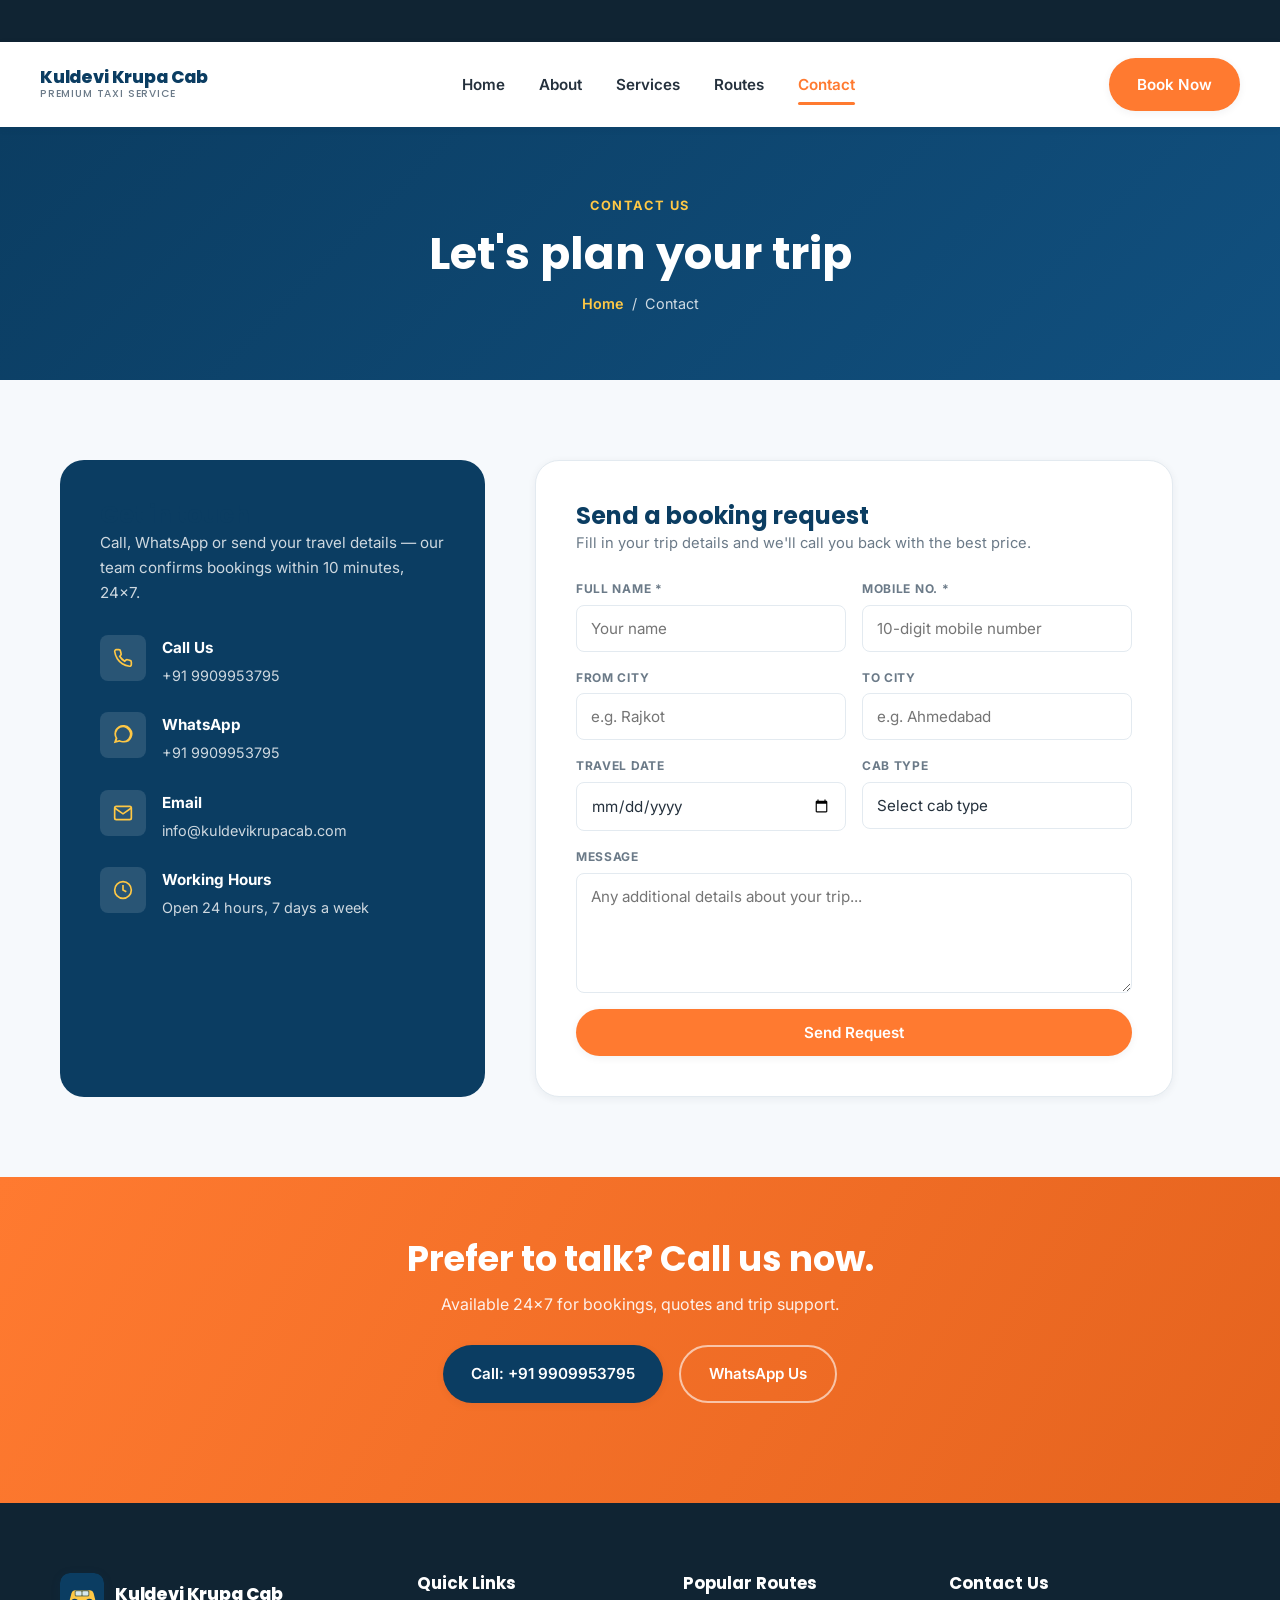
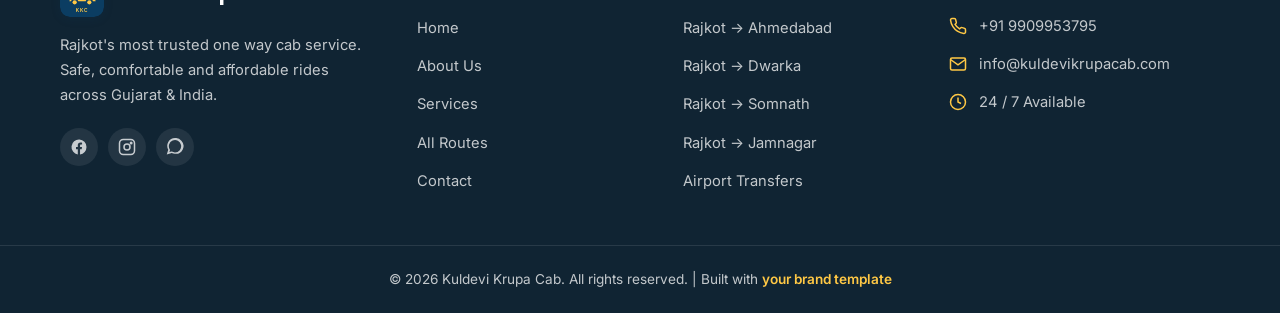
<file: contact.html>
<!DOCTYPE html>
<html lang="en">
<head>
  <meta charset="UTF-8">
  <meta name="viewport" content="width=device-width, initial-scale=1.0">
  <title>Contact Us — Kuldevi Krupa Cab | Book Your Cab in Rajkot, Gujarat</title>
  <meta name="description" content="Get in touch with Kuldevi Krupa Cab for bookings, quotes and support. Call, WhatsApp or fill the form — we confirm bookings within 10 minutes.">
  <link rel="icon" href="images/logo.svg" type="image/svg+xml">
  <link rel="preconnect" href="https://fonts.googleapis.com">
  <link href="https://fonts.googleapis.com/css2?family=Poppins:wght@500;600;700;800&family=Inter:wght@400;500;600;700&display=swap" rel="stylesheet">
  <link rel="stylesheet" href="css/style.css">

  <!-- Google tag (gtag.js) -->
  <script async src="https://www.googletagmanager.com/gtag/js?id=G-BWB465V8L0"></script>
  <script>
    window.dataLayer = window.dataLayer || [];
    function gtag(){dataLayer.push(arguments);}
    gtag('js', new Date());
    gtag('config', 'G-BWB465V8L0');
  </script>
</head>
<body>

  <!-- ===================== TOP STRIP ===================== -->
  <div class="top-strip">
    <div class="marquee">
      <span>24x7 Available — Call +91 9909953795</span>
      <span>Rajkot → Ahmedabad One Way @ ₹2,499/-</span>
      <span>Hirasar Airport Transfers — On Time Guarantee</span>
      <span>15+ Years Trusted Service</span>
      <span>50+ Gujarat Cities Covered</span>
      <span>No Hidden Charges — Fixed Fares</span>
      <span>AC Cabs — Sedan, SUV &amp; Tempo Traveller</span>
      <span>24x7 Available — Call +91 9909953795</span>
      <span>Rajkot → Ahmedabad One Way @ ₹2,499/-</span>
      <span>Hirasar Airport Transfers — On Time Guarantee</span>
      <span>15+ Years Trusted Service</span>
      <span>50+ Gujarat Cities Covered</span>
      <span>No Hidden Charges — Fixed Fares</span>
      <span>AC Cabs — Sedan, SUV &amp; Tempo Traveller</span>
    </div>
  </div>

  <!-- ===================== HEADER ===================== -->
  <header class="site-header">
    <div class="container nav-wrap">
      <a href="index.html" class="logo">
        <span class="logo-text">Kuldevi Krupa Cab<small>Premium Taxi Service</small></span>
      </a>

      <nav class="nav-links">
        <a href="index.html">Home</a>
        <a href="about.html">About</a>
        <a href="services.html">Services</a>
        <a href="index.html#routes">Routes</a>
        <a href="contact.html" class="active">Contact</a>
      </nav>

      <div class="nav-actions">
        <a href="contact.html" class="btn btn-primary">Book Now</a>
      </div>

      <button class="nav-toggle" aria-label="Toggle menu">
        <span></span><span></span><span></span>
      </button>
    </div>
  </header>

  <main>

  <!-- ===================== PAGE HERO ===================== -->
  <section class="page-hero">
    <div class="container">
      <span class="eyebrow">Contact Us</span>
      <h1>Let's plan your trip</h1>
      <div class="breadcrumbs">
        <a href="index.html">Home</a> / <span>Contact</span>
      </div>
    </div>
  </section>

  <!-- ===================== CONTACT GRID ===================== -->
  <section>
    <div class="container contact-grid">

      <!-- Contact Info -->
      <div class="contact-info-card">
        <h2>Get in touch</h2>
        <p>Call, WhatsApp or send your travel details — our team confirms bookings within 10 minutes, 24x7.</p>

        <div class="contact-info-item">
          <div class="ci-icon">
            <svg width="20" height="20" viewBox="0 0 24 24" fill="none" stroke="currentColor" stroke-width="2"><path d="M22 16.92v3a2 2 0 0 1-2.18 2 19.79 19.79 0 0 1-8.63-3.07 19.5 19.5 0 0 1-6-6A19.79 19.79 0 0 1 2.06 4.18 2 2 0 0 1 4 2h3a2 2 0 0 1 2 1.72c.13.96.36 1.9.68 2.81a2 2 0 0 1-.45 2.11L8.09 9.91a16 16 0 0 0 6 6l1.27-1.27a2 2 0 0 1 2.11-.45c.91.32 1.85.55 2.81.68A2 2 0 0 1 22 16.92z"/></svg>
          </div>
          <div>
            <strong>Call Us</strong>
            <a href="tel:+919909953795">+91 9909953795</a>
          </div>
        </div>

        <div class="contact-info-item">
          <div class="ci-icon">
            <svg width="20" height="20" viewBox="0 0 24 24" fill="currentColor"><path d="M20.5 3.5A10.4 10.4 0 0 0 12 0a10.4 10.4 0 0 0-9 15.6L1 22l6.6-1.9A10.4 10.4 0 0 0 12 21a10.4 10.4 0 0 0 8.5-17.5zM12 19.2a8.2 8.2 0 0 1-4.2-1.1l-.3-.2-3 .9.9-2.9-.2-.3A8.2 8.2 0 1 1 12 19.2z"/></svg>
          </div>
          <div>
            <strong>WhatsApp</strong>
            <a href="https://wa.me/919909953795?text=Hello%20Kuldevi%20Krupa%20Cab!%20%F0%9F%91%8B%0AI%20want%20to%20book%20a%20cab.%20Please%20share%20availability%20and%20fare.%0AThank%20you!">+91 9909953795</a>
          </div>
        </div>

        <div class="contact-info-item">
          <div class="ci-icon">
            <svg width="20" height="20" viewBox="0 0 24 24" fill="none" stroke="currentColor" stroke-width="2"><path d="M22 6l-10 7L2 6"/><rect x="2" y="4" width="20" height="16" rx="2"/></svg>
          </div>
          <div>
            <strong>Email</strong>
            <a href="mailto:info@kuldevikrupacab.com">info@kuldevikrupacab.com</a>
          </div>
        </div>

        <div class="contact-info-item">
          <div class="ci-icon">
            <svg width="20" height="20" viewBox="0 0 24 24" fill="none" stroke="currentColor" stroke-width="2"><circle cx="12" cy="12" r="10"/><path d="M12 6v6l4 2"/></svg>
          </div>
          <div>
            <strong>Working Hours</strong>
            <span>Open 24 hours, 7 days a week</span>
          </div>
        </div>
      </div>

      <!-- Contact Form -->
      <div class="contact-form-card">
        <h2>Send a booking request</h2>
        <p>Fill in your trip details and we'll call you back with the best price.</p>
        <form>
          <div class="form-grid">
            <div class="field">
              <label for="c-name">Full Name *</label>
              <input type="text" id="c-name" placeholder="Your name" required>
            </div>
            <div class="field">
              <label for="c-mobile">Mobile No. *</label>
              <input type="tel" id="c-mobile" placeholder="10-digit mobile number" pattern="[0-9]{10}" required>
            </div>
            <div class="field">
              <label for="c-from">From City</label>
              <input type="text" id="c-from" placeholder="e.g. Rajkot">
            </div>
            <div class="field">
              <label for="c-to">To City</label>
              <input type="text" id="c-to" placeholder="e.g. Ahmedabad">
            </div>
            <div class="field">
              <label for="c-date">Travel Date</label>
              <input type="date" id="c-date">
            </div>
            <div class="field">
              <label for="c-cab">Cab Type</label>
              <select id="c-cab">
                <option value="">Select cab type</option>
                <option>Sedan</option>
                <option>SUV</option>
                <option>Tempo Traveller</option>
              </select>
            </div>
            <div class="field full">
              <label for="c-message">Message</label>
              <textarea id="c-message" placeholder="Any additional details about your trip..."></textarea>
            </div>
            <div class="field full">
              <button type="submit" class="btn btn-primary btn-block">Send Request</button>
            </div>
          </div>
        </form>
      </div>
    </div>
  </section>


  <!-- ===================== CTA BAND ===================== -->
  <section class="cta-band">
    <div class="container">
      <h2>Prefer to talk? Call us now.</h2>
      <p>Available 24x7 for bookings, quotes and trip support.</p>
      <div class="hero-actions">
        <a href="tel:+919909953795" class="btn btn-primary" style="background:var(--color-primary);">Call: +91 9909953795</a>
        <a href="https://wa.me/919909953795?text=Hello%20Kuldevi%20Krupa%20Cab!%20%F0%9F%91%8B%0AI%20want%20to%20book%20a%20cab.%20Please%20share%20availability%20and%20fare.%0AThank%20you!" class="btn btn-outline">WhatsApp Us</a>
      </div>
    </div>
  </section>

  </main>

  <!-- ===================== FOOTER ===================== -->
  <footer class="site-footer">
    <div class="footer-top">
      <div class="container footer-grid">
        <div class="footer-about">
          <a href="index.html" class="logo">
            <img src="images/logo.svg" alt="Kuldevi Krupa Cab logo">
            <span class="logo-text">Kuldevi Krupa Cab</span>
          </a>
          <p>Rajkot's most trusted one way cab service. Safe, comfortable and affordable rides across Gujarat &amp; India.</p>
          <div class="social-links">
            <a href="#" aria-label="Facebook"><svg width="18" height="18" viewBox="0 0 24 24" fill="currentColor"><path d="M22 12a10 10 0 1 0-11.6 9.9v-7H8v-2.9h2.4V9.8c0-2.4 1.4-3.7 3.6-3.7 1 0 2.1.2 2.1.2v2.5h-1.2c-1.2 0-1.5.7-1.5 1.5v1.7h2.6L15.6 15h-2.2v7A10 10 0 0 0 22 12z"/></svg></a>
            <a href="#" aria-label="Instagram"><svg width="18" height="18" viewBox="0 0 24 24" fill="none" stroke="currentColor" stroke-width="2"><rect x="2" y="2" width="20" height="20" rx="5"/><circle cx="12" cy="12" r="4"/><circle cx="17.5" cy="6.5" r="1"/></svg></a>
            <a href="https://wa.me/919909953795?text=Hello%20Kuldevi%20Krupa%20Cab!%20%F0%9F%91%8B%0AI%20want%20to%20book%20a%20cab.%20Please%20share%20availability%20and%20fare.%0AThank%20you!" aria-label="WhatsApp"><svg width="18" height="18" viewBox="0 0 24 24" fill="currentColor"><path d="M20.5 3.5A10.4 10.4 0 0 0 12 0a10.4 10.4 0 0 0-9 15.6L1 22l6.6-1.9A10.4 10.4 0 0 0 12 21a10.4 10.4 0 0 0 8.5-17.5zM12 19.2a8.2 8.2 0 0 1-4.2-1.1l-.3-.2-3 .9.9-2.9-.2-.3A8.2 8.2 0 1 1 12 19.2z"/></svg></a>
          </div>
        </div>

        <div class="footer-col">
          <h3>Quick Links</h3>
          <ul>
            <li><a href="index.html">Home</a></li>
            <li><a href="about.html">About Us</a></li>
            <li><a href="services.html">Services</a></li>
            <li><a href="index.html#routes">All Routes</a></li>
            <li><a href="contact.html">Contact</a></li>
          </ul>
        </div>

        <div class="footer-col">
          <h3>Popular Routes</h3>
          <ul>
            <li><a href="contact.html">Rajkot → Ahmedabad</a></li>
            <li><a href="contact.html">Rajkot → Dwarka</a></li>
            <li><a href="contact.html">Rajkot → Somnath</a></li>
            <li><a href="contact.html">Rajkot → Jamnagar</a></li>
            <li><a href="contact.html">Airport Transfers</a></li>
          </ul>
        </div>

        <div class="footer-col">
          <h3>Contact Us</h3>
          <div class="contact-item">
            <svg width="18" height="18" viewBox="0 0 24 24" fill="none" stroke="currentColor" stroke-width="2"><path d="M22 16.92v3a2 2 0 0 1-2.18 2 19.79 19.79 0 0 1-8.63-3.07 19.5 19.5 0 0 1-6-6A19.79 19.79 0 0 1 2.06 4.18 2 2 0 0 1 4 2h3a2 2 0 0 1 2 1.72c.13.96.36 1.9.68 2.81a2 2 0 0 1-.45 2.11L8.09 9.91a16 16 0 0 0 6 6l1.27-1.27a2 2 0 0 1 2.11-.45c.91.32 1.85.55 2.81.68A2 2 0 0 1 22 16.92z"/></svg>
            <a href="tel:+919909953795">+91 9909953795</a>
          </div>
          <div class="contact-item">
            <svg width="18" height="18" viewBox="0 0 24 24" fill="none" stroke="currentColor" stroke-width="2"><path d="M22 6l-10 7L2 6"/><rect x="2" y="4" width="20" height="16" rx="2"/></svg>
            <a href="mailto:info@kuldevikrupacab.com">info@kuldevikrupacab.com</a>
          </div>
          <div class="contact-item">
            <svg width="18" height="18" viewBox="0 0 24 24" fill="none" stroke="currentColor" stroke-width="2"><circle cx="12" cy="12" r="10"/><path d="M12 6v6l4 2"/></svg>
            <span>24 / 7 Available</span>
          </div>
        </div>
      </div>
    </div>
    <div class="footer-bottom">
      <div class="container">
        © 2026 Kuldevi Krupa Cab. All rights reserved. | Built with <a href="#">your brand template</a>
      </div>
    </div>
  </footer>

  <!-- ===================== MOBILE BOTTOM BAR ===================== -->
  <div class="mobile-bar">
    <div class="container">
      <a href="tel:+919909953795" class="call">Call</a>
      <a href="contact.html" class="book">Book Now</a>
      <a href="https://wa.me/919909953795?text=Hello%20Kuldevi%20Krupa%20Cab!%20%F0%9F%91%8B%0AI%20want%20to%20book%20a%20cab.%20Please%20share%20availability%20and%20fare.%0AThank%20you!" class="whatsapp">WhatsApp</a>
    </div>
  </div>

  <script src="js/script.js"></script>
</body>
</html>
</file>
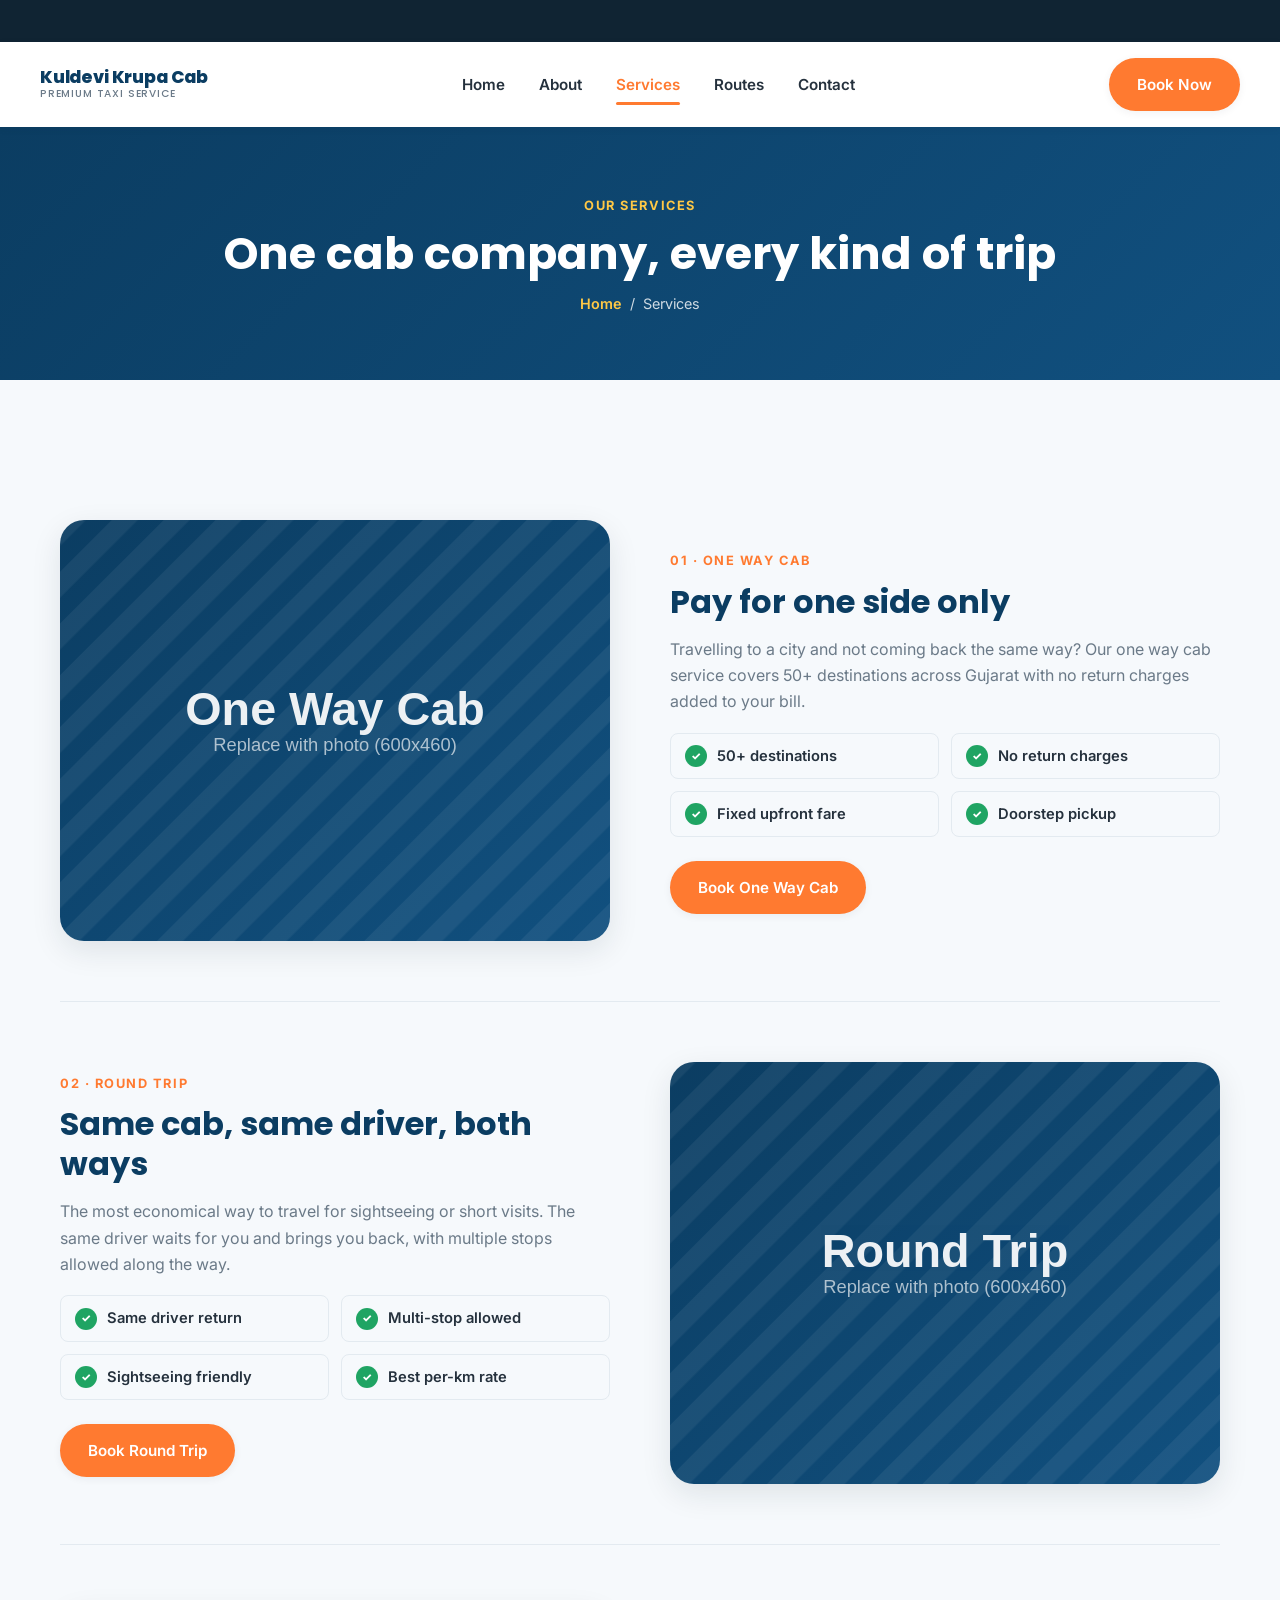
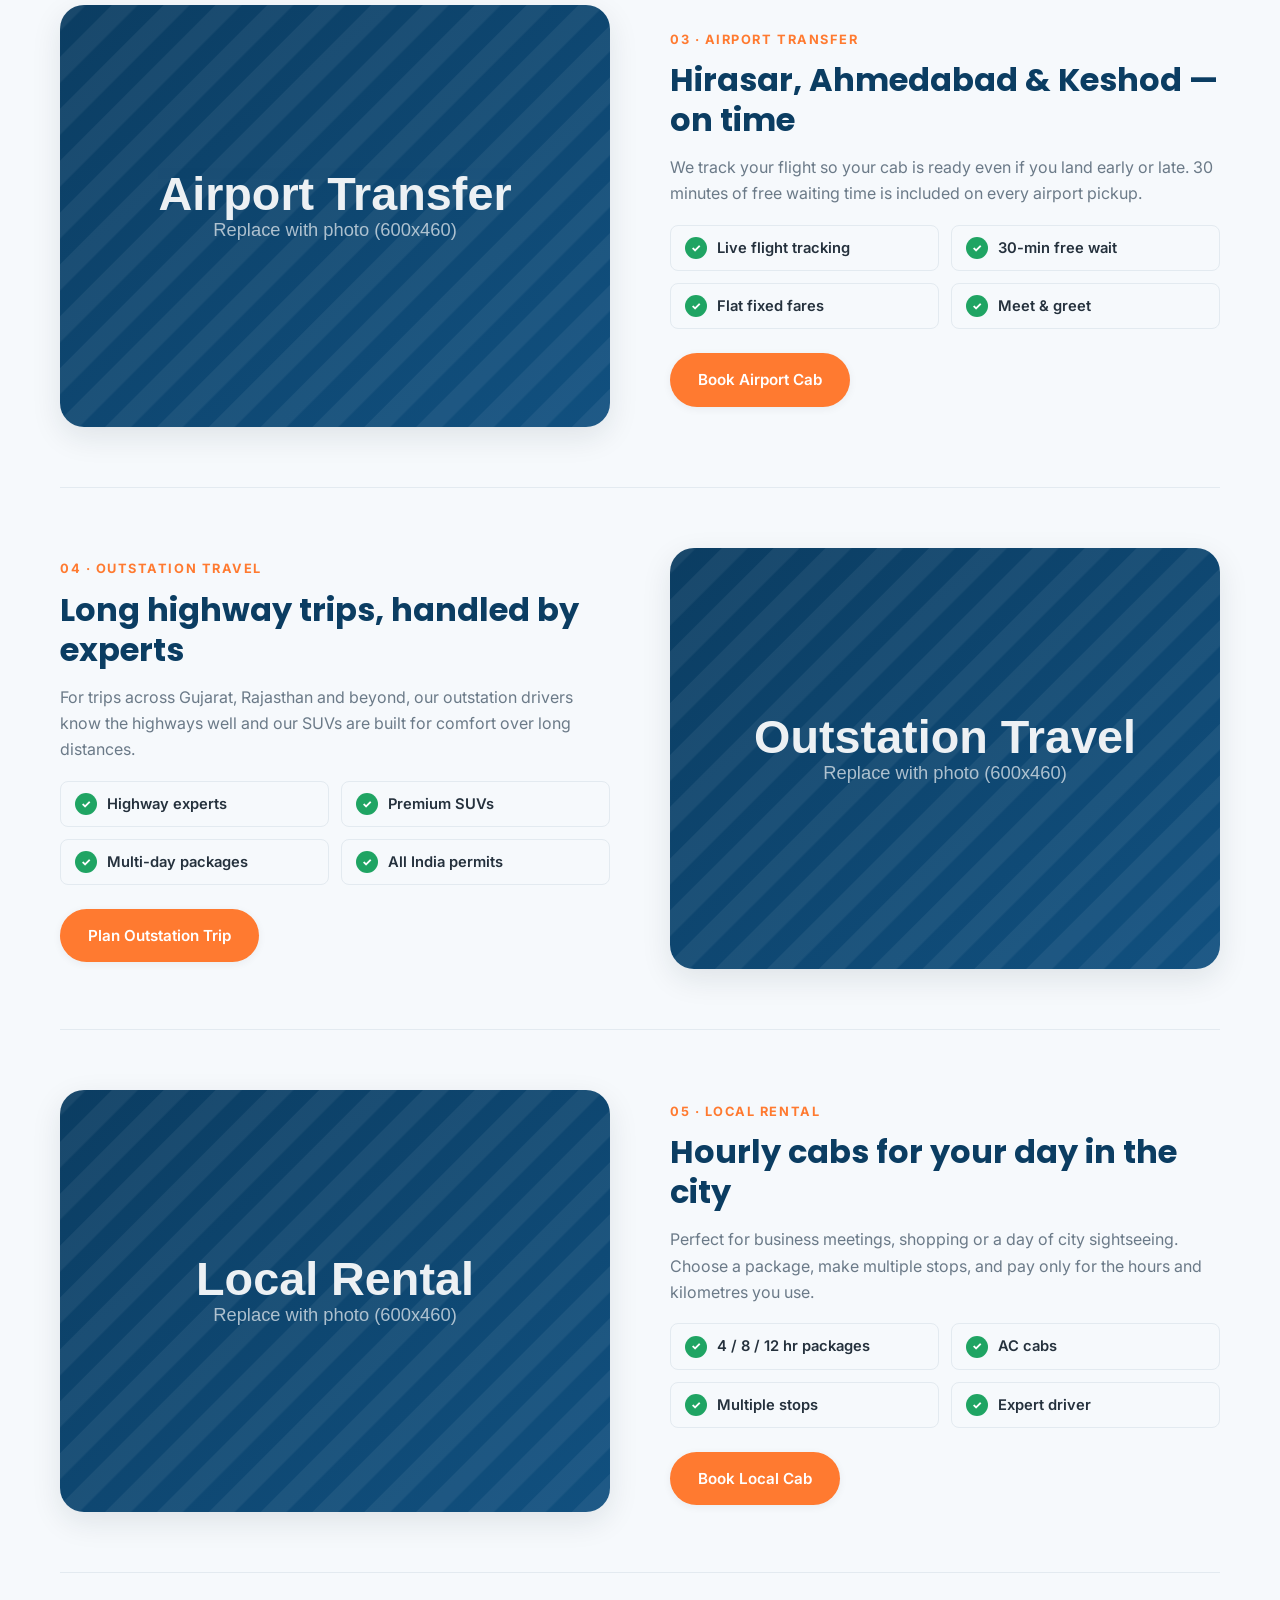
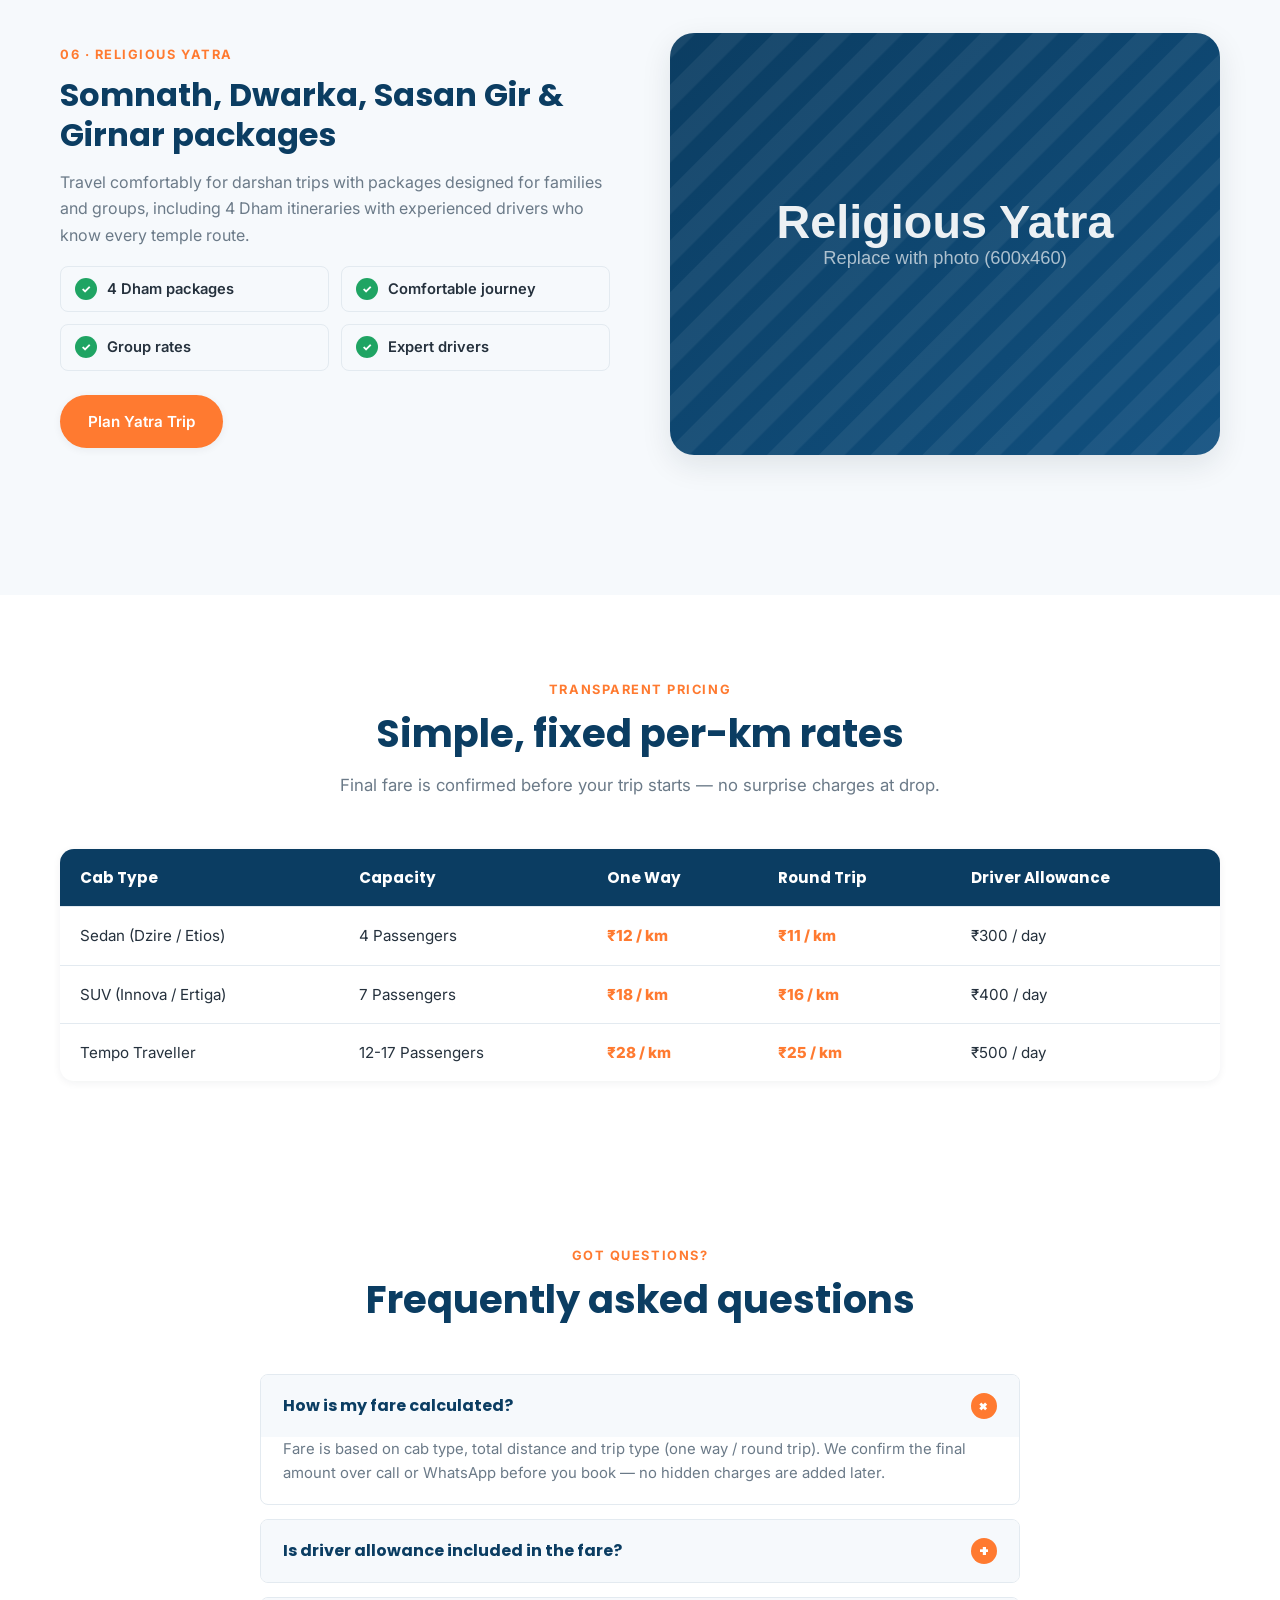
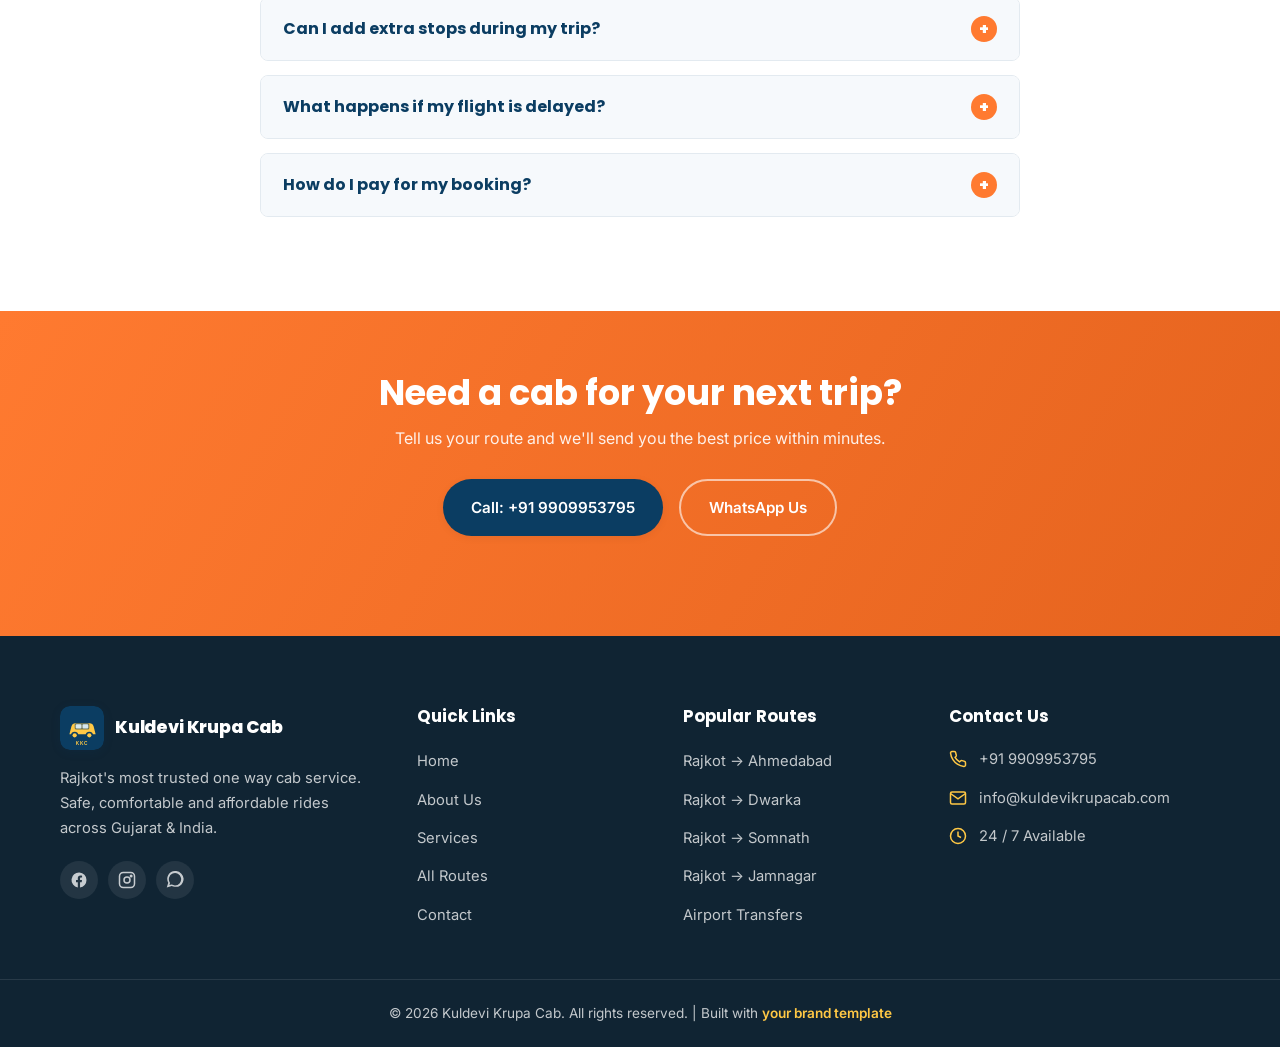
<file: services.html>
<!DOCTYPE html>
<html lang="en">
<head>
  <meta charset="UTF-8">
  <meta name="viewport" content="width=device-width, initial-scale=1.0">
  <title>Our Services — Kuldevi Krupa Cab | One Way, Round Trip, Airport &amp; Yatra Cabs</title>
  <meta name="description" content="Explore Kuldevi Krupa Cab's services: one way cab, round trip, airport transfer, outstation travel, local rental and religious yatra packages across Gujarat.">
  <link rel="icon" href="images/logo.svg" type="image/svg+xml">
  <link rel="preconnect" href="https://fonts.googleapis.com">
  <link href="https://fonts.googleapis.com/css2?family=Poppins:wght@500;600;700;800&family=Inter:wght@400;500;600;700&display=swap" rel="stylesheet">
  <link rel="stylesheet" href="css/style.css">

  <!-- Google tag (gtag.js) -->
  <script async src="https://www.googletagmanager.com/gtag/js?id=G-BWB465V8L0"></script>
  <script>
    window.dataLayer = window.dataLayer || [];
    function gtag(){dataLayer.push(arguments);}
    gtag('js', new Date());
    gtag('config', 'G-BWB465V8L0');
  </script>
</head>
<body>

  <!-- ===================== TOP STRIP ===================== -->
  <div class="top-strip">
    <div class="marquee">
      <span>24x7 Available — Call +91 9909953795</span>
      <span>Rajkot → Ahmedabad One Way @ ₹2,499/-</span>
      <span>Hirasar Airport Transfers — On Time Guarantee</span>
      <span>15+ Years Trusted Service</span>
      <span>50+ Gujarat Cities Covered</span>
      <span>No Hidden Charges — Fixed Fares</span>
      <span>AC Cabs — Sedan, SUV &amp; Tempo Traveller</span>
      <span>24x7 Available — Call +91 9909953795</span>
      <span>Rajkot → Ahmedabad One Way @ ₹2,499/-</span>
      <span>Hirasar Airport Transfers — On Time Guarantee</span>
      <span>15+ Years Trusted Service</span>
      <span>50+ Gujarat Cities Covered</span>
      <span>No Hidden Charges — Fixed Fares</span>
      <span>AC Cabs — Sedan, SUV &amp; Tempo Traveller</span>
    </div>
  </div>

  <!-- ===================== HEADER ===================== -->
  <header class="site-header">
    <div class="container nav-wrap">
      <a href="index.html" class="logo">
        <span class="logo-text">Kuldevi Krupa Cab<small>Premium Taxi Service</small></span>
      </a>

      <nav class="nav-links">
        <a href="index.html">Home</a>
        <a href="about.html">About</a>
        <a href="services.html" class="active">Services</a>
        <a href="index.html#routes">Routes</a>
        <a href="contact.html">Contact</a>
      </nav>

      <div class="nav-actions">
        <a href="contact.html" class="btn btn-primary">Book Now</a>
      </div>

      <button class="nav-toggle" aria-label="Toggle menu">
        <span></span><span></span><span></span>
      </button>
    </div>
  </header>

  <main>

  <!-- ===================== PAGE HERO ===================== -->
  <section class="page-hero">
    <div class="container">
      <span class="eyebrow">Our Services</span>
      <h1>One cab company, every kind of trip</h1>
      <div class="breadcrumbs">
        <a href="index.html">Home</a> / <span>Services</span>
      </div>
    </div>
  </section>

  <!-- ===================== SERVICE DETAILS ===================== -->
  <section>
    <div class="container">

      <!-- One Way -->
      <div class="service-detail">
        <div class="service-detail-media">
          <img src="images/service-detail-oneway.svg" alt="One way cab service">
        </div>
        <div class="service-detail-content">
          <span class="eyebrow">01 · One Way Cab</span>
          <h2>Pay for one side only</h2>
          <p>Travelling to a city and not coming back the same way? Our one way cab service covers 50+ destinations across Gujarat with no return charges added to your bill.</p>
          <div class="feature-grid">
            <div>50+ destinations</div>
            <div>No return charges</div>
            <div>Fixed upfront fare</div>
            <div>Doorstep pickup</div>
          </div>
          <a href="contact.html" class="btn btn-primary">Book One Way Cab</a>
        </div>
      </div>

      <!-- Round Trip -->
      <div class="service-detail reverse">
        <div class="service-detail-media">
          <img src="images/service-detail-roundtrip.svg" alt="Round trip cab service">
        </div>
        <div class="service-detail-content">
          <span class="eyebrow">02 · Round Trip</span>
          <h2>Same cab, same driver, both ways</h2>
          <p>The most economical way to travel for sightseeing or short visits. The same driver waits for you and brings you back, with multiple stops allowed along the way.</p>
          <div class="feature-grid">
            <div>Same driver return</div>
            <div>Multi-stop allowed</div>
            <div>Sightseeing friendly</div>
            <div>Best per-km rate</div>
          </div>
          <a href="contact.html" class="btn btn-primary">Book Round Trip</a>
        </div>
      </div>

      <!-- Airport Transfer -->
      <div class="service-detail">
        <div class="service-detail-media">
          <img src="images/service-detail-airport.svg" alt="Airport transfer cab service">
        </div>
        <div class="service-detail-content">
          <span class="eyebrow">03 · Airport Transfer</span>
          <h2>Hirasar, Ahmedabad &amp; Keshod — on time</h2>
          <p>We track your flight so your cab is ready even if you land early or late. 30 minutes of free waiting time is included on every airport pickup.</p>
          <div class="feature-grid">
            <div>Live flight tracking</div>
            <div>30-min free wait</div>
            <div>Flat fixed fares</div>
            <div>Meet &amp; greet</div>
          </div>
          <a href="contact.html" class="btn btn-primary">Book Airport Cab</a>
        </div>
      </div>

      <!-- Outstation -->
      <div class="service-detail reverse">
        <div class="service-detail-media">
          <img src="images/service-detail-outstation.svg" alt="Outstation travel cab service">
        </div>
        <div class="service-detail-content">
          <span class="eyebrow">04 · Outstation Travel</span>
          <h2>Long highway trips, handled by experts</h2>
          <p>For trips across Gujarat, Rajasthan and beyond, our outstation drivers know the highways well and our SUVs are built for comfort over long distances.</p>
          <div class="feature-grid">
            <div>Highway experts</div>
            <div>Premium SUVs</div>
            <div>Multi-day packages</div>
            <div>All India permits</div>
          </div>
          <a href="contact.html" class="btn btn-primary">Plan Outstation Trip</a>
        </div>
      </div>

      <!-- Local Rental -->
      <div class="service-detail">
        <div class="service-detail-media">
          <img src="images/service-detail-local.svg" alt="Local rental cab service">
        </div>
        <div class="service-detail-content">
          <span class="eyebrow">05 · Local Rental</span>
          <h2>Hourly cabs for your day in the city</h2>
          <p>Perfect for business meetings, shopping or a day of city sightseeing. Choose a package, make multiple stops, and pay only for the hours and kilometres you use.</p>
          <div class="feature-grid">
            <div>4 / 8 / 12 hr packages</div>
            <div>AC cabs</div>
            <div>Multiple stops</div>
            <div>Expert driver</div>
          </div>
          <a href="contact.html" class="btn btn-primary">Book Local Cab</a>
        </div>
      </div>

      <!-- Religious Yatra -->
      <div class="service-detail reverse">
        <div class="service-detail-media">
          <img src="images/service-detail-yatra.svg" alt="Religious yatra cab service">
        </div>
        <div class="service-detail-content">
          <span class="eyebrow">06 · Religious Yatra</span>
          <h2>Somnath, Dwarka, Sasan Gir &amp; Girnar packages</h2>
          <p>Travel comfortably for darshan trips with packages designed for families and groups, including 4 Dham itineraries with experienced drivers who know every temple route.</p>
          <div class="feature-grid">
            <div>4 Dham packages</div>
            <div>Comfortable journey</div>
            <div>Group rates</div>
            <div>Expert drivers</div>
          </div>
          <a href="contact.html" class="btn btn-primary">Plan Yatra Trip</a>
        </div>
      </div>

    </div>
  </section>

  <!-- ===================== PRICING ===================== -->
  <section class="pricing">
    <div class="container">
      <div class="section-head">
        <span class="eyebrow">Transparent Pricing</span>
        <h2>Simple, fixed per-km rates</h2>
        <p>Final fare is confirmed before your trip starts — no surprise charges at drop.</p>
      </div>
      <table class="pricing-table">
        <thead>
          <tr>
            <th>Cab Type</th>
            <th>Capacity</th>
            <th>One Way</th>
            <th>Round Trip</th>
            <th>Driver Allowance</th>
          </tr>
        </thead>
        <tbody>
          <tr>
            <td>Sedan (Dzire / Etios)</td>
            <td>4 Passengers</td>
            <td class="price">₹12 / km</td>
            <td class="price">₹11 / km</td>
            <td>₹300 / day</td>
          </tr>
          <tr>
            <td>SUV (Innova / Ertiga)</td>
            <td>7 Passengers</td>
            <td class="price">₹18 / km</td>
            <td class="price">₹16 / km</td>
            <td>₹400 / day</td>
          </tr>
          <tr>
            <td>Tempo Traveller</td>
            <td>12-17 Passengers</td>
            <td class="price">₹28 / km</td>
            <td class="price">₹25 / km</td>
            <td>₹500 / day</td>
          </tr>
        </tbody>
      </table>
    </div>
  </section>

  <!-- ===================== FAQ ===================== -->
  <section class="faq">
    <div class="container">
      <div class="section-head">
        <span class="eyebrow">Got Questions?</span>
        <h2>Frequently asked questions</h2>
      </div>
      <div style="max-width:760px;margin:0 auto;">

        <div class="faq-item open">
          <button class="faq-question">
            How is my fare calculated?
            <span class="icon">+</span>
          </button>
          <div class="faq-answer">
            <p>Fare is based on cab type, total distance and trip type (one way / round trip). We confirm the final amount over call or WhatsApp before you book — no hidden charges are added later.</p>
          </div>
        </div>

        <div class="faq-item">
          <button class="faq-question">
            Is driver allowance included in the fare?
            <span class="icon">+</span>
          </button>
          <div class="faq-answer">
            <p>Driver allowance/bata is charged separately as shown in our pricing table and applies for outstation trips where the driver stays overnight.</p>
          </div>
        </div>

        <div class="faq-item">
          <button class="faq-question">
            Can I add extra stops during my trip?
            <span class="icon">+</span>
          </button>
          <div class="faq-answer">
            <p>Yes, round trip and local rental packages allow multiple stops. For one way trips, minor stops along the route can usually be accommodated — just inform our team while booking.</p>
          </div>
        </div>

        <div class="faq-item">
          <button class="faq-question">
            What happens if my flight is delayed?
            <span class="icon">+</span>
          </button>
          <div class="faq-answer">
            <p>We track your flight status and adjust the pickup time automatically. The first 30 minutes of waiting at the airport is free of charge.</p>
          </div>
        </div>

        <div class="faq-item">
          <button class="faq-question">
            How do I pay for my booking?
            <span class="icon">+</span>
          </button>
          <div class="faq-answer">
            <p>We accept cash, UPI and major payment apps. You can pay the driver directly at the end of your trip or as agreed during booking.</p>
          </div>
        </div>

      </div>
    </div>
  </section>

  <!-- ===================== CTA BAND ===================== -->
  <section class="cta-band">
    <div class="container">
      <h2>Need a cab for your next trip?</h2>
      <p>Tell us your route and we'll send you the best price within minutes.</p>
      <div class="hero-actions">
        <a href="tel:+919909953795" class="btn btn-primary" style="background:var(--color-primary);">Call: +91 9909953795</a>
        <a href="https://wa.me/919909953795?text=Hello%20Kuldevi%20Krupa%20Cab!%20%F0%9F%91%8B%0AI%20want%20to%20book%20a%20cab.%20Please%20share%20availability%20and%20fare.%0AThank%20you!" class="btn btn-outline">WhatsApp Us</a>
      </div>
    </div>
  </section>

  </main>

  <!-- ===================== FOOTER ===================== -->
  <footer class="site-footer">
    <div class="footer-top">
      <div class="container footer-grid">
        <div class="footer-about">
          <a href="index.html" class="logo">
            <img src="images/logo.svg" alt="Kuldevi Krupa Cab logo">
            <span class="logo-text">Kuldevi Krupa Cab</span>
          </a>
          <p>Rajkot's most trusted one way cab service. Safe, comfortable and affordable rides across Gujarat &amp; India.</p>
          <div class="social-links">
            <a href="#" aria-label="Facebook"><svg width="18" height="18" viewBox="0 0 24 24" fill="currentColor"><path d="M22 12a10 10 0 1 0-11.6 9.9v-7H8v-2.9h2.4V9.8c0-2.4 1.4-3.7 3.6-3.7 1 0 2.1.2 2.1.2v2.5h-1.2c-1.2 0-1.5.7-1.5 1.5v1.7h2.6L15.6 15h-2.2v7A10 10 0 0 0 22 12z"/></svg></a>
            <a href="#" aria-label="Instagram"><svg width="18" height="18" viewBox="0 0 24 24" fill="none" stroke="currentColor" stroke-width="2"><rect x="2" y="2" width="20" height="20" rx="5"/><circle cx="12" cy="12" r="4"/><circle cx="17.5" cy="6.5" r="1"/></svg></a>
            <a href="https://wa.me/919909953795?text=Hello%20Kuldevi%20Krupa%20Cab!%20%F0%9F%91%8B%0AI%20want%20to%20book%20a%20cab.%20Please%20share%20availability%20and%20fare.%0AThank%20you!" aria-label="WhatsApp"><svg width="18" height="18" viewBox="0 0 24 24" fill="currentColor"><path d="M20.5 3.5A10.4 10.4 0 0 0 12 0a10.4 10.4 0 0 0-9 15.6L1 22l6.6-1.9A10.4 10.4 0 0 0 12 21a10.4 10.4 0 0 0 8.5-17.5zM12 19.2a8.2 8.2 0 0 1-4.2-1.1l-.3-.2-3 .9.9-2.9-.2-.3A8.2 8.2 0 1 1 12 19.2z"/></svg></a>
          </div>
        </div>

        <div class="footer-col">
          <h3>Quick Links</h3>
          <ul>
            <li><a href="index.html">Home</a></li>
            <li><a href="about.html">About Us</a></li>
            <li><a href="services.html">Services</a></li>
            <li><a href="index.html#routes">All Routes</a></li>
            <li><a href="contact.html">Contact</a></li>
          </ul>
        </div>

        <div class="footer-col">
          <h3>Popular Routes</h3>
          <ul>
            <li><a href="contact.html">Rajkot → Ahmedabad</a></li>
            <li><a href="contact.html">Rajkot → Dwarka</a></li>
            <li><a href="contact.html">Rajkot → Somnath</a></li>
            <li><a href="contact.html">Rajkot → Jamnagar</a></li>
            <li><a href="contact.html">Airport Transfers</a></li>
          </ul>
        </div>

        <div class="footer-col">
          <h3>Contact Us</h3>
          <div class="contact-item">
            <svg width="18" height="18" viewBox="0 0 24 24" fill="none" stroke="currentColor" stroke-width="2"><path d="M22 16.92v3a2 2 0 0 1-2.18 2 19.79 19.79 0 0 1-8.63-3.07 19.5 19.5 0 0 1-6-6A19.79 19.79 0 0 1 2.06 4.18 2 2 0 0 1 4 2h3a2 2 0 0 1 2 1.72c.13.96.36 1.9.68 2.81a2 2 0 0 1-.45 2.11L8.09 9.91a16 16 0 0 0 6 6l1.27-1.27a2 2 0 0 1 2.11-.45c.91.32 1.85.55 2.81.68A2 2 0 0 1 22 16.92z"/></svg>
            <a href="tel:+919909953795">+91 9909953795</a>
          </div>
          <div class="contact-item">
            <svg width="18" height="18" viewBox="0 0 24 24" fill="none" stroke="currentColor" stroke-width="2"><path d="M22 6l-10 7L2 6"/><rect x="2" y="4" width="20" height="16" rx="2"/></svg>
            <a href="mailto:info@kuldevikrupacab.com">info@kuldevikrupacab.com</a>
          </div>
          <div class="contact-item">
            <svg width="18" height="18" viewBox="0 0 24 24" fill="none" stroke="currentColor" stroke-width="2"><circle cx="12" cy="12" r="10"/><path d="M12 6v6l4 2"/></svg>
            <span>24 / 7 Available</span>
          </div>
        </div>
      </div>
    </div>
    <div class="footer-bottom">
      <div class="container">
        © 2026 Kuldevi Krupa Cab. All rights reserved. | Built with <a href="#">your brand template</a>
      </div>
    </div>
  </footer>

  <!-- ===================== MOBILE BOTTOM BAR ===================== -->
  <div class="mobile-bar">
    <div class="container">
      <a href="tel:+919909953795" class="call">Call</a>
      <a href="contact.html" class="book">Book Now</a>
      <a href="https://wa.me/919909953795?text=Hello%20Kuldevi%20Krupa%20Cab!%20%F0%9F%91%8B%0AI%20want%20to%20book%20a%20cab.%20Please%20share%20availability%20and%20fare.%0AThank%20you!" class="whatsapp">WhatsApp</a>
    </div>
  </div>

  <script src="js/script.js"></script>
</body>
</html>
</file>
<file: css/style.css>
/* =========================================================
   ONEWAY CAB — MAIN STYLESHEET
   =========================================================
   HOW TO CHANGE COLORS / THEME
   Just edit the values inside :root below.
   - --color-primary    -> main brand color (header, footer, headings)
   - --color-secondary  -> call-to-action buttons, links, hover states
   - --color-highlight  -> price tags, stars, badges, small accents
   Everything on the site is built from these variables, so changing
   them here updates the whole site instantly.
   ========================================================= */

:root{
  /* ---------- BRAND COLORS (edit these) ---------- */
  --color-primary:        #0B3D62;   /* deep navy blue  */
  --color-primary-dark:   #07273F;   /* darker shade for hover/footer */
  --color-primary-light:  #11507F;   /* lighter shade for gradients */

  --color-secondary:      #FF7A30;   /* orange - buttons / CTAs */
  --color-secondary-dark: #E5631E;   /* orange hover */

  --color-highlight:      #FFC845;   /* amber/gold - prices, stars, badges */

  /* ---------- NEUTRAL / BASE COLORS ---------- */
  --color-bg:        #F6F9FC;        /* page background */
  --color-surface:   #FFFFFF;        /* card / panel background */
  --color-dark:      #102433;        /* near-black for footer / dark sections */
  --color-text:      #25313D;        /* main text color */
  --color-text-light:#6B7A88;        /* secondary text color */
  --color-border:    #E3EAF0;        /* borders, dividers */
  --color-success:   #1FA463;        /* "available", verified badges */
  --color-white:     #FFFFFF;
  --color-overlay:   rgba(10,30,48,.55); /* dark overlay on hero images */

  /* ---------- TYPOGRAPHY ---------- */
  --font-heading: 'Poppins', 'Segoe UI', sans-serif;
  --font-body:    'Inter', 'Segoe UI', sans-serif;

  /* ---------- LAYOUT ---------- */
  --container-w: 1200px;
  --radius-sm: 8px;
  --radius-md: 14px;
  --radius-lg: 24px;
  --radius-pill: 999px;

  /* ---------- SHADOWS / TRANSITIONS ---------- */
  --shadow-sm: 0 2px 8px rgba(16,36,51,.06);
  --shadow-md: 0 10px 30px rgba(16,36,51,.10);
  --shadow-lg: 0 20px 50px rgba(16,36,51,.16);
  --transition: all .25s ease;
}

/* =========================================================
   RESET / BASE
   ========================================================= */
*{margin:0;padding:0;box-sizing:border-box;}

html{scroll-behavior:smooth;}

body{
  font-family:var(--font-body);
  color:var(--color-text);
  background:var(--color-bg);
  line-height:1.65;
  font-size:16px;
  -webkit-font-smoothing:antialiased;
}

img{max-width:100%;display:block;height:auto;}

a{text-decoration:none;color:inherit;}

ul{list-style:none;}

button{font-family:inherit;cursor:pointer;border:none;background:none;}

h1,h2,h3,h4,h5{
  font-family:var(--font-heading);
  color:var(--color-primary);
  line-height:1.25;
  font-weight:700;
}

:focus-visible{
  outline:3px solid var(--color-secondary);
  outline-offset:2px;
}

.container{
  width:100%;
  max-width:var(--container-w);
  margin:0 auto;
  padding:0 20px;
}

section{padding:80px 0;}

/* =========================================================
   UTILITIES
   ========================================================= */
.eyebrow{
  display:inline-block;
  font-size:.8rem;
  font-weight:700;
  letter-spacing:.12em;
  text-transform:uppercase;
  color:var(--color-secondary);
  margin-bottom:10px;
}

.section-head{
  text-align:center;
  max-width:680px;
  margin:0 auto 50px;
}

.section-head h2{
  font-size:clamp(1.7rem, 3vw, 2.4rem);
  margin-bottom:14px;
}

.section-head p{
  color:var(--color-text-light);
  font-size:1.05rem;
}

.section-head.align-left{
  margin:0 0 50px;
  text-align:left;
}

.text-center{text-align:center;}

/* Buttons */
.btn{
  display:inline-flex;
  align-items:center;
  justify-content:center;
  gap:8px;
  padding:14px 28px;
  border-radius:var(--radius-pill);
  font-weight:600;
  font-size:.95rem;
  transition:var(--transition);
  white-space:nowrap;
}

.btn-primary{
  background:var(--color-secondary);
  color:var(--color-white);
  box-shadow:var(--shadow-sm);
}
.btn-primary:hover{
  background:var(--color-secondary-dark);
  transform:translateY(-2px);
  box-shadow:var(--shadow-md);
}

.btn-outline{
  background:transparent;
  border:2px solid var(--color-white);
  color:var(--color-white);
}
.btn-outline:hover{
  background:var(--color-white);
  color:var(--color-primary);
}

.btn-dark-outline{
  background:transparent;
  border:2px solid var(--color-primary);
  color:var(--color-primary);
}
.btn-dark-outline:hover{
  background:var(--color-primary);
  color:var(--color-white);
}

.btn-block{width:100%;}
.btn-sm{padding:10px 20px;font-size:.85rem;}

/* Badges / pills */
.badge{
  display:inline-flex;
  align-items:center;
  gap:6px;
  background:rgba(255,200,69,.15);
  color:var(--color-primary);
  border:1px solid rgba(255,200,69,.4);
  padding:6px 14px;
  border-radius:var(--radius-pill);
  font-size:.8rem;
  font-weight:700;
}

/* Grid helpers */
.grid{display:grid;gap:28px;}
.grid-2{grid-template-columns:repeat(2,1fr);}
.grid-3{grid-template-columns:repeat(3,1fr);}
.grid-4{grid-template-columns:repeat(4,1fr);}

/* =========================================================
   TOP STRIP (marquee announcement bar)
   ========================================================= */
.top-strip{
  background:var(--color-dark);
  color:var(--color-white);
  overflow:hidden;
  white-space:nowrap;
  font-size:.82rem;
  font-weight:600;
  letter-spacing:.02em;
}
.top-strip .marquee{
  display:inline-flex;
  padding-left:100%;
  animation:marquee 70s linear infinite;
}
.top-strip .marquee span{
  padding:10px 40px;
  display:inline-flex;
  align-items:center;
  gap:8px;
}
.top-strip .marquee span::before{
  content:"•";
  color:var(--color-highlight);
  margin-right:8px;
}
@keyframes marquee{
  0%{transform:translateX(0);}
  100%{transform:translateX(-100%);}
}
@media (prefers-reduced-motion: reduce){
  .top-strip .marquee{animation:none; padding-left:20px;}
}

/* =========================================================
   HEADER / NAV
   ========================================================= */
.site-header{
  position:sticky;
  top:0;
  z-index:1000;
  background:var(--color-surface);
  box-shadow:var(--shadow-sm);
}

.nav-wrap{
  display:flex;
  align-items:center;
  justify-content:space-between;
  padding:16px 0;
  gap:20px;
}

.logo{
  display:flex;
  align-items:center;
  gap:11px;
  font-family:var(--font-heading);
  font-weight:800;
  font-size:1.08rem;
  color:var(--color-primary);
  letter-spacing:-.01em;
  text-decoration:none;
  transition:opacity .2s ease;
}
.logo:hover{opacity:.85;}
.logo img{height:44px;width:44px;border-radius:10px;box-shadow:0 2px 10px rgba(11,61,98,.15);}
.logo .logo-text{line-height:1.15;}
.logo .logo-text small{
  display:block;
  font-size:.65rem;
  font-weight:500;
  color:var(--color-text-light);
  letter-spacing:.08em;
  text-transform:uppercase;
}

.nav-links{
  display:flex;
  align-items:center;
  gap:34px;
}
.nav-links a{
  font-weight:600;
  font-size:.95rem;
  color:var(--color-text);
  transition:var(--transition);
  position:relative;
}
.nav-links a:hover,
.nav-links a.active{
  color:var(--color-secondary);
}
.nav-links a.active::after{
  content:"";
  position:absolute;
  left:0;right:0;bottom:-8px;
  height:3px;
  background:var(--color-secondary);
  border-radius:2px;
}

.nav-actions{
  display:flex;
  align-items:center;
  gap:14px;
}
.nav-toggle{
  display:none;
  flex-direction:column;
  gap:5px;
  padding:6px;
}
.nav-toggle span{
  width:26px;height:3px;border-radius:2px;
  background:var(--color-primary);
  transition:var(--transition);
}

/* =========================================================
   HERO
   ========================================================= */
.hero{
  position:relative;
  background:linear-gradient(135deg, var(--color-primary) 0%, var(--color-primary-light) 100%);
  color:var(--color-white);
  padding:70px 0 140px;
  overflow:hidden;
}
.hero::before{
  content:"";
  position:absolute;
  inset:0;
  background:url('../images/hero-pattern.svg') repeat;
  opacity:.12;
  pointer-events:none;
}
.hero-grid{
  position:relative;
  z-index:1;
  display:grid;
  grid-template-columns:1.1fr .9fr;
  gap:50px;
  align-items:center;
}
.hero-content .eyebrow{color:var(--color-highlight);}
.hero-content h1{
  color:var(--color-white);
  font-size:clamp(2.2rem, 5vw, 3.4rem);
  margin-bottom:18px;
}
.hero-content h1 em{
  font-style:normal;
  color:var(--color-highlight);
}
.hero-content p{
  color:rgba(255,255,255,.85);
  font-size:1.05rem;
  max-width:520px;
  margin-bottom:30px;
}
.hero-actions{
  display:flex;
  gap:16px;
  flex-wrap:wrap;
  margin-bottom:40px;
}
.hero-stats{
  display:flex;
  gap:36px;
  flex-wrap:wrap;
}
.hero-stats .stat strong{
  display:block;
  font-family:var(--font-heading);
  font-size:1.6rem;
  color:var(--color-highlight);
}
.hero-stats .stat span{
  font-size:.82rem;
  color:rgba(255,255,255,.75);
}

.hero-media img{
  width:100%;
  height:100%;
  max-height:480px;
  object-fit:cover;
  border-radius:var(--radius-lg);
  box-shadow:var(--shadow-lg);
  display:block;
}

/* ---- Booking widget ---- */
.booking-widget{
  position:relative;
  z-index:2;
  background:var(--color-surface);
  border-radius:var(--radius-lg);
  box-shadow:var(--shadow-lg);
  margin-top:-90px;
  padding:8px;
}
.booking-tabs{
  display:flex;
  gap:6px;
  padding:8px;
}
.booking-tabs button{
  flex:1;
  padding:14px 10px;
  border-radius:var(--radius-md);
  font-weight:700;
  font-size:.92rem;
  color:var(--color-text-light);
  transition:var(--transition);
}
.booking-tabs button.active{
  background:var(--color-primary);
  color:var(--color-white);
}
.booking-panel{
  display:none;
  padding:24px;
}
.booking-panel.active{
  display:grid;
}
.booking-panel form{
  display:grid;
  grid-template-columns:repeat(5,1fr);
  gap:14px;
  align-items:end;
}
.field{
  display:flex;
  flex-direction:column;
  gap:6px;
}
.field label{
  font-size:.75rem;
  font-weight:700;
  text-transform:uppercase;
  letter-spacing:.06em;
  color:var(--color-text-light);
}
.field input,
.field select{
  padding:13px 14px;
  border:1.5px solid var(--color-border);
  border-radius:var(--radius-sm);
  font-family:inherit;
  font-size:.95rem;
  color:var(--color-text);
  background:var(--color-surface);
  transition:var(--transition);
}
.field input:focus,
.field select:focus{
  border-color:var(--color-secondary);
}
.booking-panel .btn{
  grid-column:span 1;
  height:50px;
}

/* =========================================================
   TRUST / WHY CHOOSE US
   ========================================================= */
.why-us{background:var(--color-surface);}
.why-card{
  background:var(--color-bg);
  border:1px solid var(--color-border);
  border-radius:var(--radius-md);
  padding:32px 26px;
  transition:var(--transition);
}
.why-card:hover{
  transform:translateY(-6px);
  box-shadow:var(--shadow-md);
  border-color:transparent;
}
.why-icon{
  width:54px;height:54px;
  border-radius:var(--radius-sm);
  display:flex;align-items:center;justify-content:center;
  background:var(--color-primary);
  color:var(--color-white);
  margin-bottom:18px;
}
.why-card h3{font-size:1.15rem;margin-bottom:8px;}
.why-card p{color:var(--color-text-light);font-size:.95rem;}

/* =========================================================
   ROUTES
   ========================================================= */
.route-card{
  background:var(--color-surface);
  border-radius:var(--radius-md);
  overflow:hidden;
  box-shadow:var(--shadow-sm);
  border:1px solid var(--color-border);
  transition:var(--transition);
}
.route-card:hover{box-shadow:var(--shadow-md); transform:translateY(-4px);}
.route-card .route-img{
  position:relative;
  height:200px;
  overflow:hidden;
  background:#e8edf2;
}
.route-card .route-img img{
  width:100%;height:100%;object-fit:cover;
  transition:transform .45s ease, opacity .4s ease;
  opacity:0;
}
.route-card .route-img img.loaded{
  opacity:1;
}
.route-card:hover .route-img img{
  transform:scale(1.06);
}
.route-card .route-img .tag{
  position:absolute;
  top:14px;left:14px;
  background:var(--color-secondary);
  color:var(--color-white);
  font-size:.7rem;
  font-weight:700;
  letter-spacing:.08em;
  text-transform:uppercase;
  padding:6px 12px;
  border-radius:var(--radius-pill);
}
.route-card .route-img .city-name{
  position:absolute;
  bottom:14px;left:18px;
  color:var(--color-white);
  font-family:var(--font-heading);
  font-size:1.4rem;
  font-weight:800;
}
.route-card .route-img .count{
  position:absolute;
  bottom:14px;right:14px;
  background:rgba(16,36,51,.55);
  color:var(--color-white);
  font-size:.75rem;
  padding:5px 12px;
  border-radius:var(--radius-pill);
}
.route-card .route-img::after{
  content:"";
  position:absolute;inset:0;
  background:linear-gradient(180deg, transparent 40%, rgba(7,30,48,.75) 100%);
}
.route-list{padding:18px 18px 6px;}
.route-list li{
  display:flex;
  justify-content:space-between;
  gap:10px;
  padding:9px 0;
  border-bottom:1px dashed var(--color-border);
  font-size:.88rem;
}
.route-list li:last-child{border-bottom:none;}
.route-list .route-name{color:var(--color-text);font-weight:600;}
.route-list .route-km{color:var(--color-text-light);font-size:.78rem;}
.route-list .route-price{
  color:var(--color-highlight);
  background:var(--color-primary);
  font-weight:700;
  padding:2px 10px;
  border-radius:var(--radius-pill);
  font-size:.8rem;
  white-space:nowrap;
}
.route-card .route-cta{
  display:block;
  text-align:center;
  margin:16px 18px 20px;
  padding:12px;
  border-radius:var(--radius-sm);
  font-weight:700;
  font-size:.9rem;
  background:var(--color-bg);
  color:var(--color-primary);
  border:1.5px solid var(--color-border);
  transition:var(--transition);
}
.route-card .route-cta:hover{
  background:var(--color-primary);
  color:var(--color-white);
  border-color:var(--color-primary);
}

/* =========================================================
   SERVICES
   ========================================================= */
.services{background:var(--color-surface);}
.service-card{
  background:var(--color-bg);
  border-radius:var(--radius-md);
  overflow:hidden;
  border:1px solid var(--color-border);
  transition:var(--transition);
}
.service-card:hover{transform:translateY(-6px); box-shadow:var(--shadow-md);}
.service-card .service-img{height:170px;overflow:hidden;}
.service-card .service-img img{width:100%;height:100%;object-fit:cover;transition:var(--transition);}
.service-card:hover .service-img img{transform:scale(1.06);}
.service-body{padding:24px;}
.service-body h3{font-size:1.2rem;margin-bottom:8px;}
.service-body > p{color:var(--color-text-light);font-size:.92rem;margin-bottom:14px;}
.service-body ul{margin-bottom:18px;}
.service-body ul li{
  display:flex;align-items:center;gap:10px;
  font-size:.88rem;color:var(--color-text);
  padding:5px 0;
}
.service-body ul li::before{
  content:"";
  width:8px;height:8px;
  border-radius:50%;
  background:var(--color-secondary);
  flex-shrink:0;
}
.service-link{
  font-weight:700;
  color:var(--color-primary);
  font-size:.9rem;
  display:inline-flex;align-items:center;gap:6px;
}
.service-link:hover{color:var(--color-secondary);}

/* =========================================================
   FLEET
   ========================================================= */
.fleet-grid{
  display:grid;
  grid-template-columns:repeat(4,1fr);
  gap:22px;
}
.fleet-card{
  background:var(--color-surface);
  border-radius:var(--radius-md);
  overflow:hidden;
  box-shadow:0 2px 12px rgba(0,0,0,.07);
  border:1px solid var(--color-border);
  display:flex;
  flex-direction:column;
  transition:transform .22s ease, box-shadow .22s ease;
}
.fleet-card:hover{
  transform:translateY(-5px);
  box-shadow:0 12px 32px rgba(0,0,0,.13);
}
/* Image area — tag lives inside here now */
.fleet-card .fleet-img{
  position:relative;
  height:190px;
  overflow:hidden;
  background:#f0f2f5;
}
.fleet-card .fleet-img img{
  width:100%;
  height:100%;
  object-fit:cover;
  object-position:center center;
  transition:transform .35s ease;
}
.fleet-card:hover .fleet-img img{transform:scale(1.04);}
/* Gradient overlay so tag is always readable over any photo */
.fleet-card .fleet-img::after{
  content:'';
  position:absolute;inset:0;
  background:linear-gradient(to bottom, rgba(0,0,0,.28) 0%, transparent 55%);
  pointer-events:none;
}
.fleet-tag{
  position:absolute;top:12px;left:12px;z-index:2;
  background:var(--color-highlight);
  color:var(--color-primary-dark);
  font-size:.67rem;
  font-weight:800;
  text-transform:uppercase;
  letter-spacing:.07em;
  padding:5px 12px;
  border-radius:var(--radius-pill);
  box-shadow:0 2px 8px rgba(0,0,0,.18);
}
.fleet-tag--premium{
  background:var(--color-secondary);
  color:#fff;
}
.fleet-body{
  padding:18px 20px 20px;
  display:flex;
  flex-direction:column;
  flex:1;
}
.fleet-body h3{font-size:1.12rem;margin-bottom:2px;color:var(--color-primary);}
.fleet-body .fleet-model{color:var(--color-text-light);font-size:.8rem;margin-bottom:10px;line-height:1.4;}
.fleet-body .fleet-price{
  font-family:var(--font-heading);
  color:var(--color-secondary);
  font-weight:800;
  font-size:1.25rem;
  margin-bottom:12px;
}
.fleet-body .fleet-price span{
  font-size:.75rem;color:var(--color-text-light);font-weight:500;
}
.fleet-specs{
  display:flex;flex-wrap:wrap;gap:6px;margin-bottom:16px;
}
.fleet-specs span{
  background:var(--color-bg);
  border:1px solid var(--color-border);
  font-size:.72rem;
  padding:4px 10px;
  border-radius:var(--radius-pill);
  color:var(--color-text-light);
  font-weight:600;
}
.fleet-btn{
  display:block;
  text-align:center;
  margin-top:auto;
  padding:11px 0;
  background:var(--color-primary);
  color:#fff;
  font-size:.85rem;
  font-weight:700;
  border-radius:var(--radius-sm);
  text-decoration:none;
  transition:background .18s ease;
}
.fleet-btn:hover{background:var(--color-secondary);}

/* =========================================================
   TESTIMONIALS
   ========================================================= */
.testimonials{background:var(--color-surface);}
.testimonial-card{
  background:var(--color-bg);
  border:1px solid var(--color-border);
  border-radius:var(--radius-md);
  padding:28px;
  height:100%;
}
.testimonial-card .stars{color:var(--color-highlight);font-size:.95rem;margin-bottom:14px;letter-spacing:2px;}
.testimonial-card p{color:var(--color-text);font-size:.95rem;margin-bottom:20px;}
.testimonial-author{display:flex;align-items:center;gap:14px;}
.testimonial-author .avatar{
  width:46px;height:46px;border-radius:50%;
  background:var(--color-primary);
  color:var(--color-white);
  display:flex;align-items:center;justify-content:center;
  font-weight:700;font-family:var(--font-heading);
  flex-shrink:0;
}
.testimonial-author strong{display:block;font-size:.95rem;color:var(--color-primary);}
.testimonial-author span{font-size:.8rem;color:var(--color-text-light);}

/* =========================================================
   CTA BAND
   ========================================================= */
.cta-band{
  background:linear-gradient(120deg, var(--color-secondary) 0%, var(--color-secondary-dark) 100%);
  color:var(--color-white);
  text-align:center;
  padding:60px 0;
}
.cta-band h2{color:var(--color-white);margin-bottom:10px;font-size:clamp(1.5rem,3vw,2.2rem);}
.cta-band p{color:rgba(255,255,255,.9);margin-bottom:28px;}
.cta-band .hero-actions{justify-content:center;}
.cta-band .btn-outline{border-color:rgba(255,255,255,.6);}

/* =========================================================
   FOOTER
   ========================================================= */
.site-footer{background:var(--color-dark);color:rgba(255,255,255,.75);}
.footer-top{padding:70px 0 40px;}
.footer-grid{
  display:grid;
  grid-template-columns:1.4fr 1fr 1fr 1.2fr;
  gap:40px;
}
.footer-about .logo{color:var(--color-white);margin-bottom:16px;}
.footer-about p{font-size:.92rem;line-height:1.7;margin-bottom:20px;}
.social-links{display:flex;gap:10px;}
.social-links a{
  width:38px;height:38px;border-radius:50%;
  display:flex;align-items:center;justify-content:center;
  background:rgba(255,255,255,.08);
  transition:var(--transition);
}
.social-links a:hover{background:var(--color-secondary);}
.footer-col h3,
.footer-col h4{
  color:var(--color-white);
  font-size:1.05rem;
  margin-bottom:20px;
}
.footer-col ul li{margin-bottom:12px;}
.footer-col ul li a{
  font-size:.92rem;
  transition:var(--transition);
}
.footer-col ul li a:hover{color:var(--color-highlight);padding-left:4px;}
.footer-col .contact-item{
  display:flex;gap:12px;align-items:flex-start;
  font-size:.92rem;margin-bottom:14px;
}
.footer-col .contact-item svg{flex-shrink:0;margin-top:3px;color:var(--color-highlight);}
.footer-bottom{
  border-top:1px solid rgba(255,255,255,.1);
  padding:22px 0;
  text-align:center;
  font-size:.85rem;
}
.footer-bottom a{color:var(--color-highlight);font-weight:600;}

/* Floating mobile action bar */
.mobile-bar{
  display:none;
  position:fixed;
  bottom:0;left:0;right:0;
  z-index:1000;
  background:var(--color-surface);
  box-shadow:0 -4px 20px rgba(16,36,51,.12);
}
.mobile-bar .container{
  display:flex;
  padding:10px 20px;
  gap:10px;
}
.mobile-bar a{
  flex:1;
  text-align:center;
  padding:12px;
  border-radius:var(--radius-sm);
  font-weight:700;
  font-size:.88rem;
}
.mobile-bar a.call{background:var(--color-primary);color:var(--color-white);}
.mobile-bar a.book{background:var(--color-secondary);color:var(--color-white);}
.mobile-bar a.whatsapp{background:#25D366;color:var(--color-white);}

/* =========================================================
   INNER PAGE HEADER (About / Services / Contact)
   ========================================================= */
.page-hero{
  background:linear-gradient(135deg, var(--color-primary) 0%, var(--color-primary-light) 100%);
  color:var(--color-white);
  padding:64px 0;
  text-align:center;
}
.page-hero .eyebrow{color:var(--color-highlight);}
.page-hero h1{color:var(--color-white);font-size:clamp(1.9rem,4vw,2.8rem);margin-bottom:10px;}
.breadcrumbs{
  display:flex;justify-content:center;gap:8px;
  font-size:.9rem;color:rgba(255,255,255,.8);
}
.breadcrumbs a{font-weight:600;color:var(--color-highlight);}

/* =========================================================
   ABOUT PAGE
   ========================================================= */
.about-grid{
  display:grid;
  grid-template-columns:1fr 1fr;
  gap:60px;
  align-items:center;
}
.about-media{position:relative;}
.about-media img{width:100%;height:100%;max-height:420px;object-fit:cover;object-position:center;border-radius:var(--radius-lg);box-shadow:var(--shadow-md);display:block;}
.about-media .badge-float{
  position:absolute;
  bottom:-24px;right:-24px;
  background:var(--color-surface);
  border-radius:var(--radius-md);
  box-shadow:var(--shadow-lg);
  padding:18px 24px;
  text-align:center;
}
.about-media .badge-float strong{
  display:block;font-family:var(--font-heading);
  font-size:1.8rem;color:var(--color-secondary);
}
.about-media .badge-float span{font-size:.8rem;color:var(--color-text-light);}

.about-content h2{font-size:clamp(1.6rem,3vw,2.2rem);margin-bottom:16px;}
.about-content p{color:var(--color-text-light);margin-bottom:16px;}
.value-list{display:grid;gap:14px;margin-top:20px;}
.value-list li{
  display:flex;gap:14px;align-items:flex-start;
  background:var(--color-surface);
  border:1px solid var(--color-border);
  border-radius:var(--radius-sm);
  padding:14px 16px;
}
.value-list .v-icon{
  width:38px;height:38px;border-radius:50%;
  background:var(--color-highlight);
  color:var(--color-primary-dark);
  display:flex;align-items:center;justify-content:center;
  font-weight:800;flex-shrink:0;
}
.value-list strong{display:block;color:var(--color-primary);font-size:.98rem;}
.value-list span{font-size:.85rem;color:var(--color-text-light);}

.mission-vision{background:var(--color-surface);}
.mv-card{
  background:var(--color-bg);
  border-radius:var(--radius-md);
  padding:36px;
  border:1px solid var(--color-border);
  height:100%;
}
.mv-card .why-icon{margin-bottom:22px;}
.mv-card h3{font-size:1.3rem;margin-bottom:12px;}
.mv-card p{color:var(--color-text-light);}

.timeline{
  display:grid;
  grid-template-columns:repeat(4,1fr);
  gap:24px;
}
.timeline-card{
  text-align:center;
  background:var(--color-surface);
  border:1px solid var(--color-border);
  border-radius:var(--radius-md);
  padding:30px 20px;
  position:relative;
}
.timeline-card .t-year{
  font-family:var(--font-heading);
  color:var(--color-secondary);
  font-size:1.6rem;font-weight:800;
  margin-bottom:8px;
}
.timeline-card h4{font-size:1.02rem;margin-bottom:6px;}
.timeline-card p{font-size:.85rem;color:var(--color-text-light);}

/* =========================================================
   SERVICES PAGE
   ========================================================= */
.service-detail{
  display:grid;
  grid-template-columns:1fr 1fr;
  gap:60px;
  align-items:center;
  padding:60px 0;
  border-bottom:1px solid var(--color-border);
}
.service-detail:last-child{border-bottom:none;}
.service-detail.reverse .service-detail-media{order:2;}
.service-detail-media img{border-radius:var(--radius-lg);box-shadow:var(--shadow-md);}
.service-detail-content .eyebrow{margin-bottom:10px;}
.service-detail-content h2{font-size:clamp(1.5rem,3vw,2rem);margin-bottom:14px;}
.service-detail-content p{color:var(--color-text-light);margin-bottom:18px;}
.feature-grid{
  display:grid;grid-template-columns:1fr 1fr;
  gap:12px;margin-bottom:24px;
}
.feature-grid div{
  display:flex;align-items:center;gap:10px;
  font-size:.92rem;font-weight:600;
  background:var(--color-bg);
  border:1px solid var(--color-border);
  border-radius:var(--radius-sm);
  padding:10px 14px;
}
.feature-grid div::before{
  content:"✓";
  width:22px;height:22px;border-radius:50%;
  background:var(--color-success);
  color:var(--color-white);
  font-size:.7rem;font-weight:800;
  display:flex;align-items:center;justify-content:center;
  flex-shrink:0;
}

/* Pricing table */
.pricing{background:var(--color-surface);}
.pricing-table{
  width:100%;
  border-collapse:collapse;
  background:var(--color-surface);
  border-radius:var(--radius-md);
  overflow:hidden;
  box-shadow:var(--shadow-sm);
}
.pricing-table th,
.pricing-table td{
  padding:16px 20px;
  text-align:left;
  border-bottom:1px solid var(--color-border);
  font-size:.95rem;
}
.pricing-table thead th{
  background:var(--color-primary);
  color:var(--color-white);
  font-family:var(--font-heading);
}
.pricing-table tbody tr:last-child td{border-bottom:none;}
.pricing-table tbody tr:hover{background:var(--color-bg);}
.pricing-table .price{
  color:var(--color-secondary);
  font-weight:800;
}

/* FAQ accordion */
.faq{background:var(--color-surface);}
.faq-item{
  border:1px solid var(--color-border);
  border-radius:var(--radius-sm);
  margin-bottom:14px;
  overflow:hidden;
}
.faq-question{
  width:100%;
  display:flex;
  justify-content:space-between;
  align-items:center;
  padding:18px 22px;
  font-family:var(--font-heading);
  font-weight:700;
  font-size:1rem;
  color:var(--color-primary);
  background:var(--color-bg);
  text-align:left;
}
.faq-question .icon{
  width:26px;height:26px;border-radius:50%;
  background:var(--color-secondary);
  color:var(--color-white);
  display:flex;align-items:center;justify-content:center;
  font-weight:800;flex-shrink:0;
  transition:var(--transition);
}
.faq-item.open .faq-question .icon{transform:rotate(45deg);}
.faq-answer{
  max-height:0;
  overflow:hidden;
  transition:max-height .3s ease;
}
.faq-answer p{padding:0 22px 18px;color:var(--color-text-light);font-size:.93rem;}
.faq-item.open .faq-answer{max-height:240px;}

/* =========================================================
   CONTACT PAGE
   ========================================================= */
.contact-grid{
  display:grid;
  grid-template-columns:.9fr 1.1fr;
  gap:50px;
}
.contact-info-card{
  background:var(--color-primary);
  color:var(--color-white);
  border-radius:var(--radius-lg);
  padding:40px;
  height:100%;
}
.contact-info-card h3{color:var(--color-white);margin-bottom:8px;}
.contact-info-card > p{color:rgba(255,255,255,.8);margin-bottom:30px;font-size:.95rem;}
.contact-info-item{
  display:flex;gap:16px;align-items:flex-start;
  margin-bottom:24px;
}
.contact-info-item .ci-icon{
  width:46px;height:46px;border-radius:var(--radius-sm);
  background:rgba(255,255,255,.12);
  display:flex;align-items:center;justify-content:center;
  flex-shrink:0;color:var(--color-highlight);
}
.contact-info-item strong{display:block;font-size:.95rem;margin-bottom:2px;}
.contact-info-item span, .contact-info-item a{font-size:.9rem;color:rgba(255,255,255,.8);}
.contact-info-item a:hover{color:var(--color-highlight);}

.contact-form-card{
  background:var(--color-surface);
  border:1px solid var(--color-border);
  border-radius:var(--radius-lg);
  padding:40px;
  box-shadow:var(--shadow-sm);
}
.contact-form-card h3{margin-bottom:6px;}
.contact-form-card > p{color:var(--color-text-light);margin-bottom:24px;font-size:.92rem;}
.form-grid{
  display:grid;
  grid-template-columns:1fr 1fr;
  gap:16px;
}
.form-grid .full{grid-column:span 2;}
.field textarea{
  padding:13px 14px;
  border:1.5px solid var(--color-border);
  border-radius:var(--radius-sm);
  font-family:inherit;
  font-size:.95rem;
  resize:vertical;
  min-height:120px;
  background:var(--color-surface);
}
.field textarea:focus{border-color:var(--color-secondary);}
.field select{appearance:none;}

.map-wrap{
  border-radius:var(--radius-lg);
  overflow:hidden;
  box-shadow:var(--shadow-sm);
  border:1px solid var(--color-border);
  height:360px;
}
.map-wrap iframe{width:100%;height:100%;border:0;}

/* =========================================================
   404 PAGE
   ========================================================= */
body.error-page{
  min-height:100vh;
  min-height:100svh;
  background:
    radial-gradient(circle at top left, rgba(255,122,48,.22), transparent 34%),
    radial-gradient(circle at bottom right, rgba(17,80,127,.18), transparent 30%),
    linear-gradient(135deg, #f7fbff 0%, #eef4f8 100%);
  overflow-x:hidden;
}

body.error-page::before{
  content:"";
  position:fixed;
  inset:0;
  background:url('../images/hero-pattern.svg') repeat;
  opacity:.08;
  pointer-events:none;
}

.error-shell{
  position:relative;
  z-index:1;
  min-height:100vh;
  min-height:100svh;
  display:flex;
  align-items:center;
  justify-content:center;
  padding:32px 0;
}

.error-card{
  width:100%;
  max-width:760px;
  padding:0;
  background:rgba(255,255,255,.92);
  border:1px solid rgba(227,234,240,.95);
  border-radius:32px;
  box-shadow:0 28px 60px rgba(16,36,51,.14);
  overflow:hidden;
}

.error-card-top{
  position:relative;
  padding:26px 28px 0;
}

.error-card-top::after{
  content:"";
  position:absolute;
  left:28px;
  right:28px;
  bottom:0;
  height:1px;
  background:linear-gradient(90deg, rgba(11,61,98,.1), rgba(255,122,48,.35), rgba(11,61,98,.1));
}

.error-brand{
  display:inline-flex;
  align-items:center;
  gap:12px;
  margin-bottom:20px;
}

.error-brand img{
  width:50px;
  height:50px;
  border-radius:14px;
  background:var(--color-white);
  box-shadow:0 10px 24px rgba(11,61,98,.14);
}

.error-brand-text{
  display:flex;
  flex-direction:column;
  line-height:1.1;
}

.error-brand-text strong{
  font-family:var(--font-heading);
  font-size:1.12rem;
  color:var(--color-primary);
}

.error-brand-text span{
  font-size:.78rem;
  font-weight:600;
  letter-spacing:.08em;
  text-transform:uppercase;
  color:var(--color-text-light);
}

.error-content{
  padding:22px 28px 28px;
  text-align:center;
}

.error-content h1{
  font-size:clamp(1.85rem, 4vw, 2.7rem);
  margin-bottom:8px;
}

.error-content p{
  max-width:360px;
  margin:0 auto;
  color:var(--color-text-light);
  font-size:.94rem;
}

.error-actions{
  display:flex;
  flex-wrap:wrap;
  justify-content:center;
  gap:12px;
  margin:18px 0 12px;
}

.error-actions .btn{
  min-width:180px;
}

.btn-whatsapp{
  background:#25D366;
  color:var(--color-white);
  box-shadow:var(--shadow-sm);
}

.btn-whatsapp:hover{
  background:#20bc59;
  transform:translateY(-2px);
  box-shadow:var(--shadow-md);
}

.error-mini{
  font-size:.74rem;
  color:var(--color-text-light);
  letter-spacing:.18em;
  text-transform:uppercase;
}

/* =========================================================
   RESPONSIVE
   ========================================================= */
@media (max-width:1024px){
  .hero-grid{grid-template-columns:1fr;}
  .hero-media{display:block;margin-top:30px;}
  .hero-media img{max-height:320px;}
  .hero{padding-bottom:160px;}
  .booking-panel form{grid-template-columns:repeat(2,1fr);}
  .booking-panel .btn{grid-column:span 2;}
  .grid-4{grid-template-columns:repeat(2,1fr);}
  .grid-3{grid-template-columns:repeat(2,1fr);}
  .fleet-grid{grid-template-columns:repeat(2,1fr);}
  .footer-grid{grid-template-columns:1fr 1fr;}
  .about-grid,
  .service-detail,
  .contact-grid{grid-template-columns:1fr;}
  .service-detail.reverse .service-detail-media{order:0;}
  .timeline{grid-template-columns:repeat(2,1fr);}
}

@media (max-width:768px){
  section{padding:56px 0;}
  .nav-wrap{padding:22px 0;}
  .nav-links{display:none;}
  .nav-toggle{display:flex;}
  .nav-actions .btn{display:none;}

  .site-header.nav-open .nav-links{
    display:flex;
    flex-direction:column;
    position:absolute;
    top:100%;left:0;right:0;
    background:var(--color-surface);
    padding:20px;
    gap:18px;
    box-shadow:var(--shadow-md);
  }

  .hero{padding:40px 0 200px;text-align:center;}
  .hero-content p{margin-inline:auto;}
  .hero-actions{justify-content:center;}
  .hero-stats{justify-content:center;}

  .booking-widget{margin-top:-160px;}
  .booking-tabs{flex-wrap:wrap;}
  .booking-panel form{grid-template-columns:1fr;}
  .booking-panel .btn{grid-column:span 1;}

  .grid-2,
  .grid-3,
  .grid-4,
  .fleet-grid{grid-template-columns:1fr;}
  .footer-grid{grid-template-columns:1fr;gap:32px;}
  .timeline{grid-template-columns:1fr;}
  .form-grid{grid-template-columns:1fr;}
  .form-grid .full{grid-column:span 1;}

  .mobile-bar{display:block;}
  body{padding-bottom:64px;}
  body.error-page{padding-bottom:0;}

  .about-media .badge-float{
    position:static;
    margin-top:-40px;
    display:inline-block;
  }

  .error-shell{
    align-items:flex-start;
    padding:8px 0;
  }

  .error-card{
    border-radius:20px;
  }

  .error-card-top{
    padding:12px 14px 0;
  }

  .error-card-top::after{
    left:14px;
    right:14px;
  }

  .error-content{
    padding:12px 14px 14px;
  }

  .error-actions{
    flex-direction:column;
    gap:8px;
  }

  .error-actions .btn{
    width:100%;
    min-width:0;
    padding:11px 16px;
    font-size:.9rem;
  }

}

@media (max-width:480px){
  .hero-content h1{font-size:2rem;}
  .container{padding:0 16px;}
  section{padding:44px 0;}
  .error-brand{
    align-items:flex-start;
  }
  .error-brand img{
    width:40px;
    height:40px;
  }
  .error-content h1{
    font-size:1.45rem;
    line-height:1.2;
  }
  .error-content p{
    font-size:.88rem;
  }
  .error-mini{
    font-size:.66rem;
    letter-spacing:.14em;
  }
}
</file>
